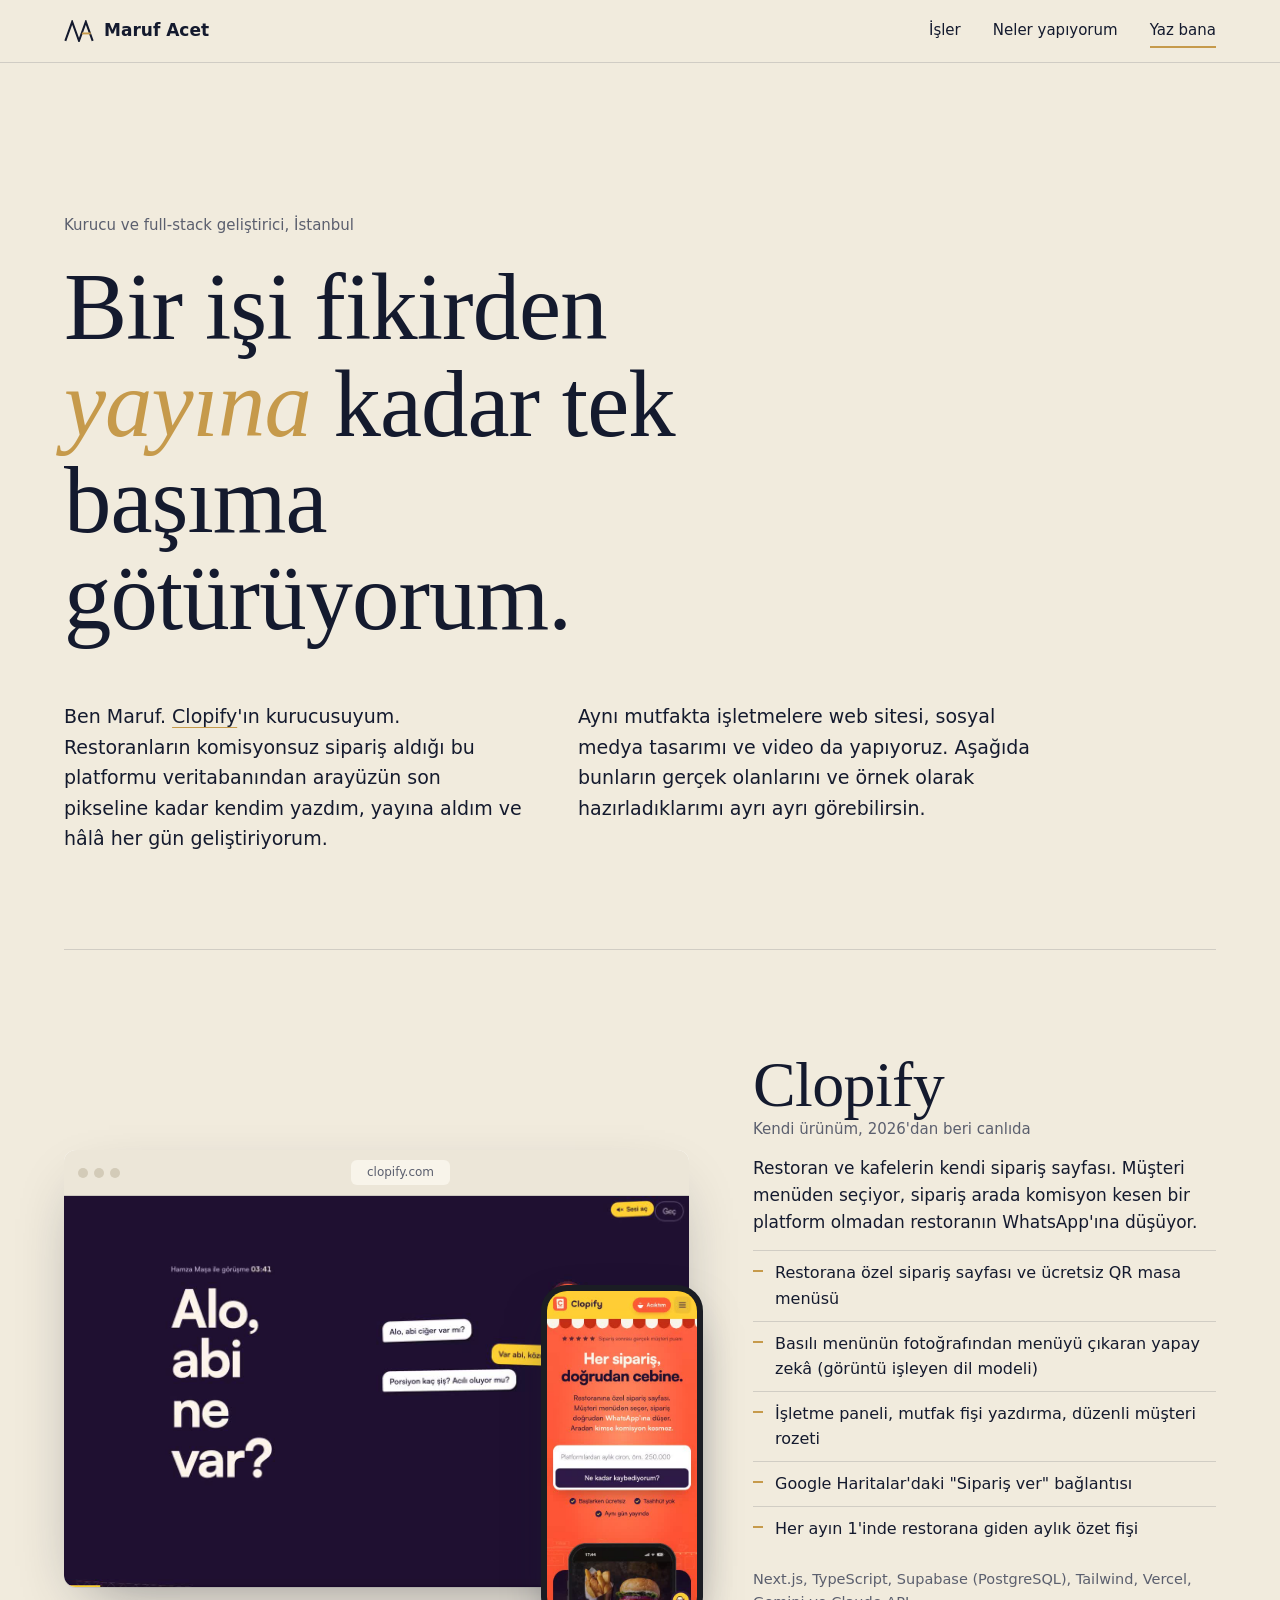
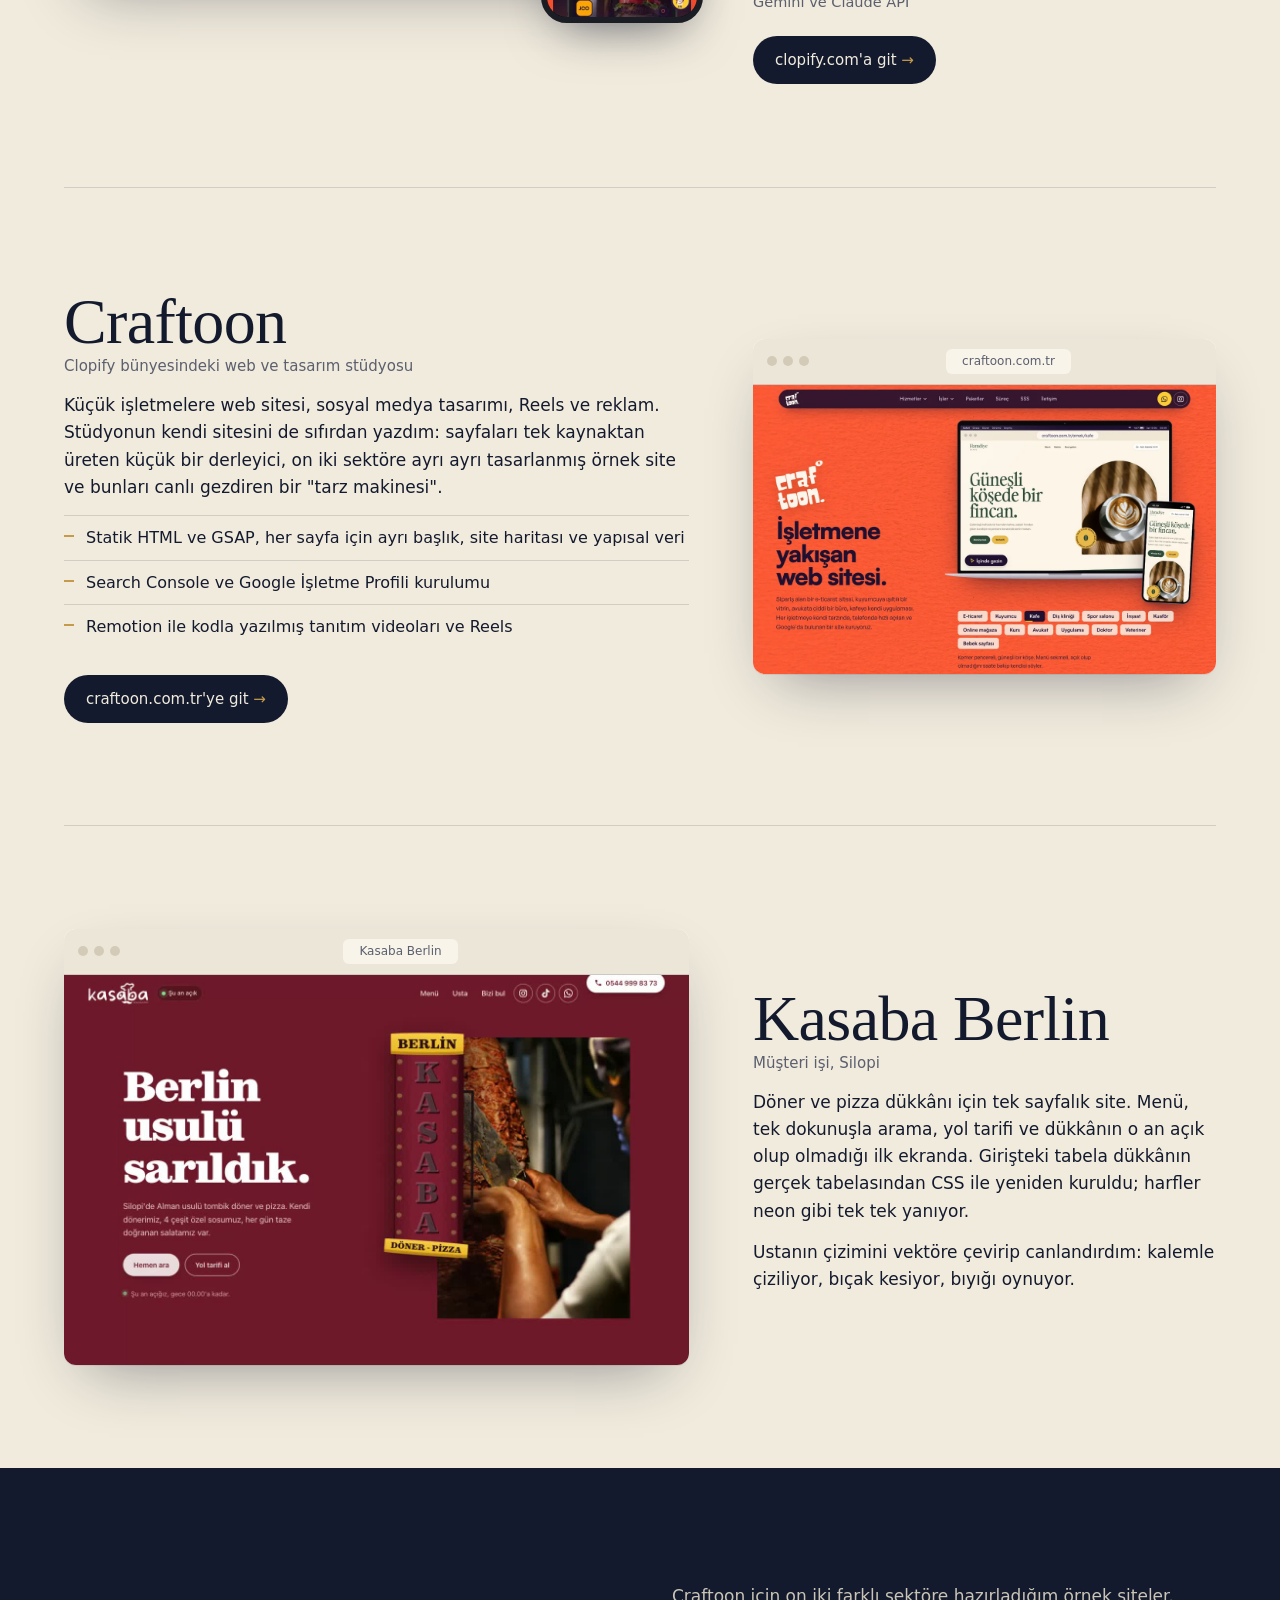
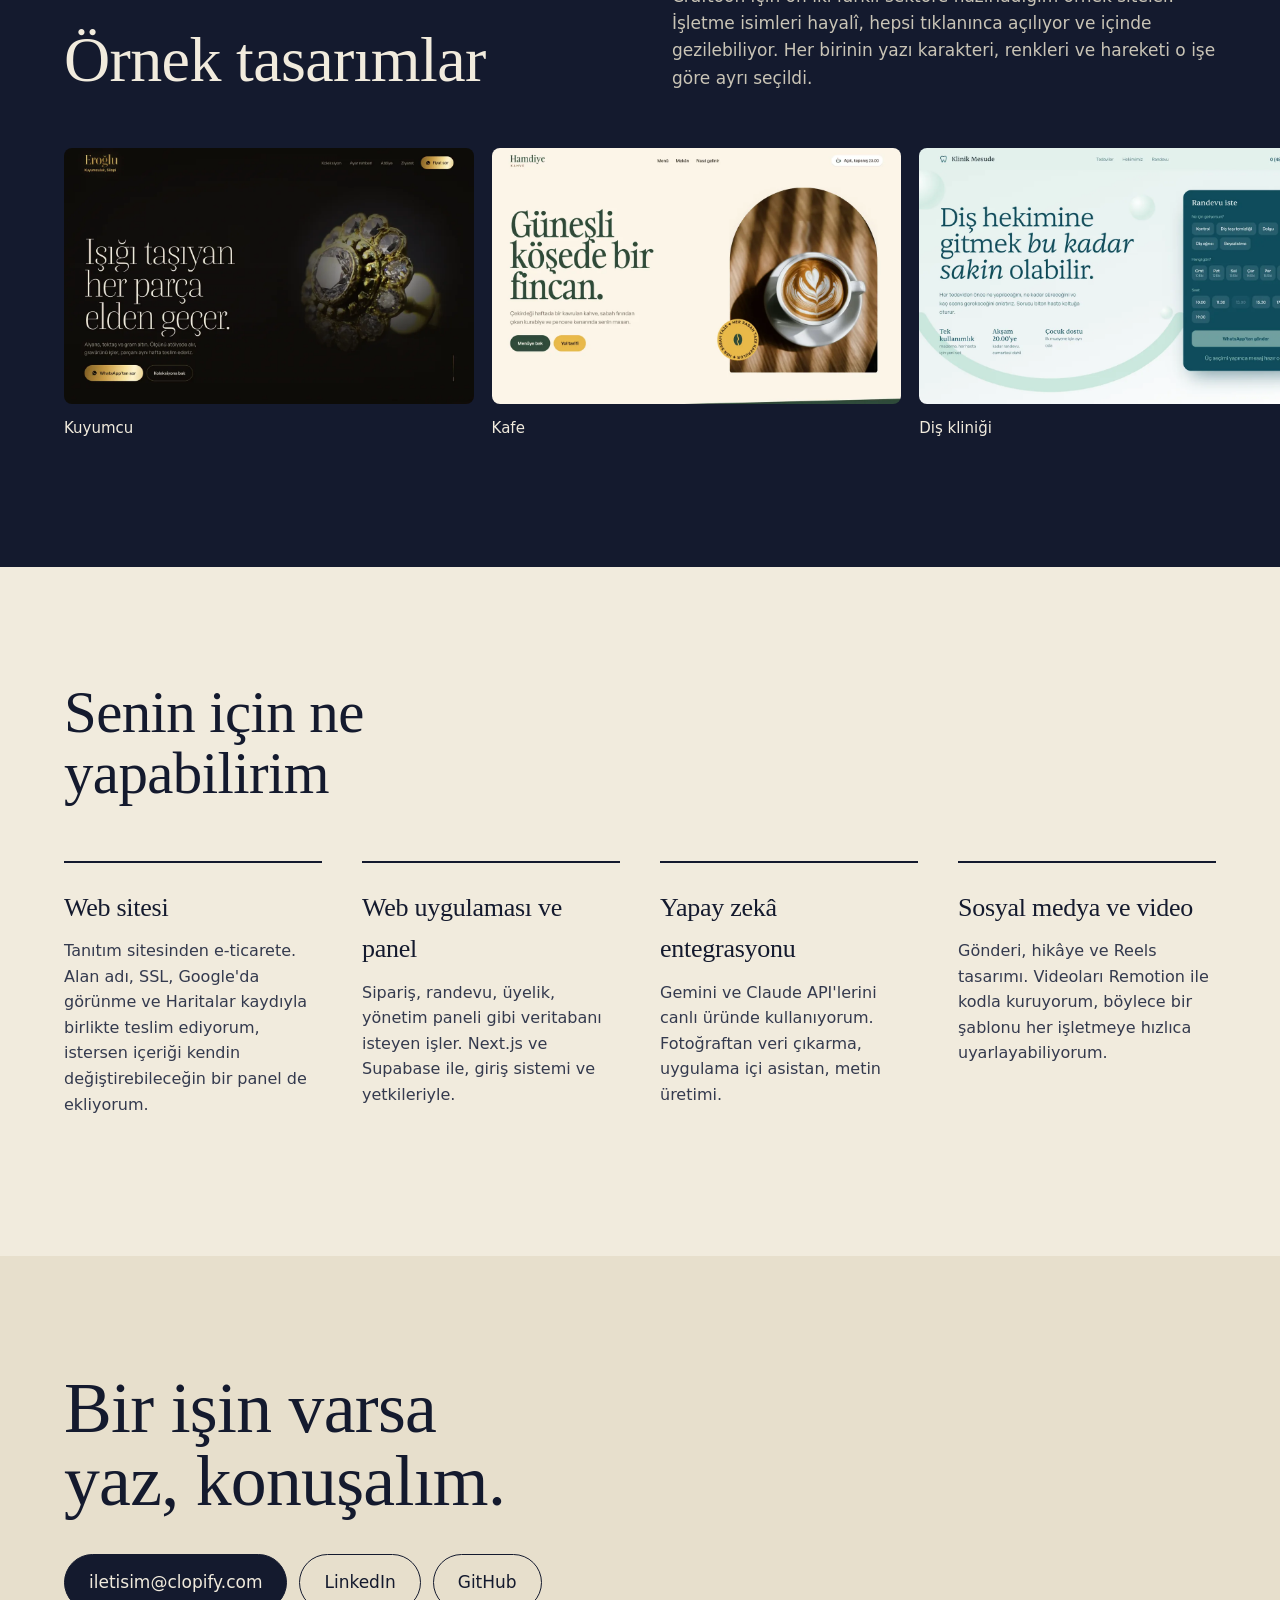
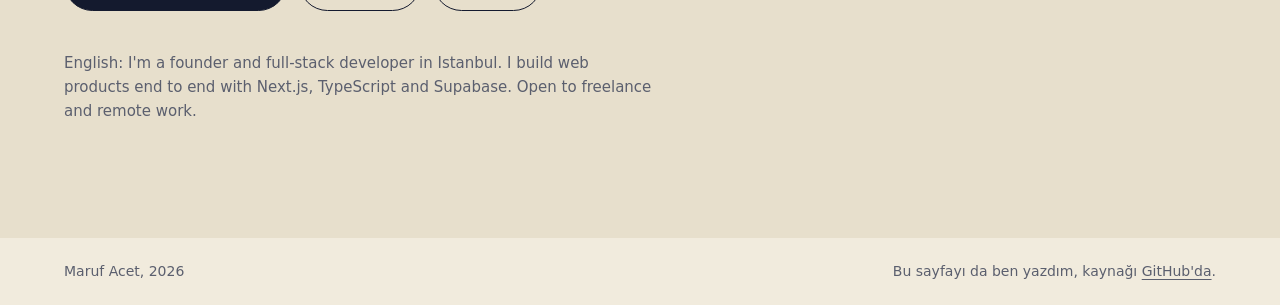
<file: index.html>
<!doctype html>
<html lang="tr">
<head>
<meta charset="utf-8">
<meta name="viewport" content="width=device-width, initial-scale=1">
<title>Maruf Acet | Kurucu ve full-stack geliştirici</title>
<meta name="description" content="Maruf Acet: Clopify'ın kurucusu. Web siteleri, sipariş sistemleri ve web uygulamalarını veritabanından arayüze kadar tek elden yapıyorum. İstanbul.">
<meta property="og:title" content="Maruf Acet | Kurucu ve full-stack geliştirici">
<meta property="og:description" content="Clopify, Craftoon ve yaptığım diğer işler.">
<meta property="og:image" content="medya/clopify-masa.jpg">
<link rel="icon" href="medya/maruf-acet-avatar.svg" type="image/svg+xml">
<link rel="preconnect" href="https://api.fontshare.com">
<link href="https://api.fontshare.com/v2/css?f[]=zodiak@400,500,700&f[]=general-sans@400,500,600&display=swap" rel="stylesheet">
<link rel="stylesheet" href="stil.css?v=1">
<script type="application/ld+json">
{"@context":"https://schema.org","@type":"Person","name":"Maruf Acet","jobTitle":"Kurucu, full-stack geliştirici","worksFor":{"@type":"Organization","name":"Clopify","url":"https://clopify.com"},"address":{"@type":"PostalAddress","addressLocality":"İstanbul","addressCountry":"TR"},"sameAs":["https://www.linkedin.com/in/acetmaruf","https://github.com/acetmaruf","https://clopify.com","https://craftoon.com.tr"]}
</script>
</head>
<body>

<header class="ust">
  <a href="#" class="imza" aria-label="Maruf Acet, başa dön">
    <svg viewBox="250 290 500 370" aria-hidden="true"><path d="M 270 640 L 385 320 L 500 640 L 615 320 L 730 640" fill="none" stroke="currentColor" stroke-width="34" stroke-linejoin="miter" stroke-miterlimit="12"/><rect x="548" y="500" width="150" height="32" fill="var(--altin)"/></svg>
    <span>Maruf Acet</span>
  </a>
  <nav>
    <a href="#isler">İşler</a>
    <a href="#neler">Neler yapıyorum</a>
    <a href="#iletisim" class="nav-yaz">Yaz bana</a>
  </nav>
</header>

<main>

<section class="giris">
  <p class="giris-ust">Kurucu ve full-stack geliştirici, İstanbul</p>
  <h1>Bir işi fikirden <em>yayına</em> kadar tek başıma götürüyorum.</h1>
  <div class="giris-alt">
    <p>Ben Maruf. <a href="https://clopify.com">Clopify</a>'ın kurucusuyum. Restoranların komisyonsuz sipariş aldığı bu platformu veritabanından arayüzün son pikseline kadar kendim yazdım, yayına aldım ve hâlâ her gün geliştiriyorum.</p>
    <p>Aynı mutfakta işletmelere web sitesi, sosyal medya tasarımı ve video da yapıyoruz. Aşağıda bunların gerçek olanlarını ve örnek olarak hazırladıklarımı ayrı ayrı görebilirsin.</p>
  </div>
</section>

<section id="isler" class="isler">

  <article class="is is-clopify">
    <div class="is-medya">
      <figure class="tarayici">
        <div class="tarayici-ust"><i></i><i></i><i></i><span>clopify.com</span></div>
        <video src="medya/clopify-masa.mp4" poster="medya/clopify-masa.jpg" autoplay muted loop playsinline preload="metadata"></video>
      </figure>
      <figure class="telefon">
        <video src="medya/clopify-tel.mp4" poster="medya/clopify-tel.jpg" autoplay muted loop playsinline preload="none"></video>
      </figure>
    </div>
    <div class="is-yazi">
      <h2>Clopify</h2>
      <p class="is-tur">Kendi ürünüm, 2026'dan beri canlıda</p>
      <p>Restoran ve kafelerin kendi sipariş sayfası. Müşteri menüden seçiyor, sipariş arada komisyon kesen bir platform olmadan restoranın WhatsApp'ına düşüyor.</p>
      <ul>
        <li>Restorana özel sipariş sayfası ve ücretsiz QR masa menüsü</li>
        <li>Basılı menünün fotoğrafından menüyü çıkaran yapay zekâ (görüntü işleyen dil modeli)</li>
        <li>İşletme paneli, mutfak fişi yazdırma, düzenli müşteri rozeti</li>
        <li>Google Haritalar'daki "Sipariş ver" bağlantısı</li>
        <li>Her ayın 1'inde restorana giden aylık özet fişi</li>
      </ul>
      <p class="yigin">Next.js, TypeScript, Supabase (PostgreSQL), Tailwind, Vercel, Gemini ve Claude API</p>
      <a class="git" href="https://clopify.com">clopify.com'a git</a>
    </div>
  </article>

  <article class="is is-craftoon">
    <div class="is-medya">
      <figure class="tarayici">
        <div class="tarayici-ust"><i></i><i></i><i></i><span>craftoon.com.tr</span></div>
        <img src="medya/craftoon-ana.webp" alt="Craftoon web sitesinin ana sayfası" loading="lazy">
      </figure>
    </div>
    <div class="is-yazi">
      <h2>Craftoon</h2>
      <p class="is-tur">Clopify bünyesindeki web ve tasarım stüdyosu</p>
      <p>Küçük işletmelere web sitesi, sosyal medya tasarımı, Reels ve reklam. Stüdyonun kendi sitesini de sıfırdan yazdım: sayfaları tek kaynaktan üreten küçük bir derleyici, on iki sektöre ayrı ayrı tasarlanmış örnek site ve bunları canlı gezdiren bir "tarz makinesi".</p>
      <ul>
        <li>Statik HTML ve GSAP, her sayfa için ayrı başlık, site haritası ve yapısal veri</li>
        <li>Search Console ve Google İşletme Profili kurulumu</li>
        <li>Remotion ile kodla yazılmış tanıtım videoları ve Reels</li>
      </ul>
      <a class="git" href="https://craftoon.com.tr">craftoon.com.tr'ye git</a>
    </div>
  </article>

  <article class="is is-kasaba">
    <div class="is-medya">
      <figure class="tarayici">
        <div class="tarayici-ust"><i></i><i></i><i></i><span>Kasaba Berlin</span></div>
        <video src="medya/kasaba-masa.mp4" poster="medya/kasaba-masa.jpg" autoplay muted loop playsinline preload="none"></video>
      </figure>
    </div>
    <div class="is-yazi">
      <h2>Kasaba Berlin</h2>
      <p class="is-tur">Müşteri işi, Silopi</p>
      <p>Döner ve pizza dükkânı için tek sayfalık site. Menü, tek dokunuşla arama, yol tarifi ve dükkânın o an açık olup olmadığı ilk ekranda. Girişteki tabela dükkânın gerçek tabelasından CSS ile yeniden kuruldu; harfler neon gibi tek tek yanıyor.</p>
      <p>Ustanın çizimini vektöre çevirip canlandırdım: kalemle çiziliyor, bıçak kesiyor, bıyığı oynuyor.</p>
    </div>
  </article>

</section>

<section class="ornekler">
  <div class="ornekler-bas">
    <h2>Örnek tasarımlar</h2>
    <p>Craftoon için on iki farklı sektöre hazırladığım örnek siteler. İşletme isimleri hayalî, hepsi tıklanınca açılıyor ve içinde gezilebiliyor. Her birinin yazı karakteri, renkleri ve hareketi o işe göre ayrı seçildi.</p>
  </div>
  <div class="serit" tabindex="0" aria-label="Örnek siteler, yana kaydırılabilir">
    <a href="https://craftoon.com.tr/ornek/kuyumcu/"><img src="medya/kuyumcu-masa.webp" alt="" decoding="async"><span>Kuyumcu</span></a>
    <a href="https://craftoon.com.tr/ornek/kafe/"><img src="medya/kafe-masa.webp" alt="" decoding="async"><span>Kafe</span></a>
    <a href="https://craftoon.com.tr/ornek/klinik/"><img src="medya/klinik-masa.webp" alt="" decoding="async"><span>Diş kliniği</span></a>
    <a href="https://craftoon.com.tr/ornek/emlak/"><img src="medya/emlak-masa.webp" alt="" decoding="async"><span>İnşaat ve emlak</span></a>
    <a href="https://craftoon.com.tr/ornek/spor/"><img src="medya/spor-masa.webp" alt="" decoding="async"><span>Spor salonu</span></a>
    <a href="https://craftoon.com.tr/ornek/kuafor/"><img src="medya/kuafor-masa.webp" alt="" decoding="async"><span>Kuaför</span></a>
    <a href="https://craftoon.com.tr/ornek/magaza/"><img src="medya/magaza-masa.webp" alt="" decoding="async"><span>Seramik mağazası</span></a>
    <a href="https://craftoon.com.tr/ornek/kurs/"><img src="medya/kurs-masa.webp" alt="" decoding="async"><span>Kurs</span></a>
    <a href="https://craftoon.com.tr/ornek/avukat/"><img src="medya/avukat-masa.webp" alt="" decoding="async"><span>Avukat</span></a>
    <a href="https://craftoon.com.tr/ornek/doktor/"><img src="medya/doktor-masa.webp" alt="" decoding="async"><span>Doktor</span></a>
    <a href="https://craftoon.com.tr/ornek/veteriner/"><img src="medya/veteriner-masa.webp" alt="" decoding="async"><span>Veteriner</span></a>
    <a href="https://craftoon.com.tr/ornek/uygulama/"><img src="medya/uygulama-masa.webp" alt="" decoding="async"><span>Kafe uygulaması</span></a>
  </div>
</section>

<section id="neler" class="neler">
  <h2>Senin için ne yapabilirim</h2>
  <div class="neler-liste">
    <div>
      <h3>Web sitesi</h3>
      <p>Tanıtım sitesinden e-ticarete. Alan adı, SSL, Google'da görünme ve Haritalar kaydıyla birlikte teslim ediyorum, istersen içeriği kendin değiştirebileceğin bir panel de ekliyorum.</p>
    </div>
    <div>
      <h3>Web uygulaması ve panel</h3>
      <p>Sipariş, randevu, üyelik, yönetim paneli gibi veritabanı isteyen işler. Next.js ve Supabase ile, giriş sistemi ve yetkileriyle.</p>
    </div>
    <div>
      <h3>Yapay zekâ entegrasyonu</h3>
      <p>Gemini ve Claude API'lerini canlı üründe kullanıyorum. Fotoğraftan veri çıkarma, uygulama içi asistan, metin üretimi.</p>
    </div>
    <div>
      <h3>Sosyal medya ve video</h3>
      <p>Gönderi, hikâye ve Reels tasarımı. Videoları Remotion ile kodla kuruyorum, böylece bir şablonu her işletmeye hızlıca uyarlayabiliyorum.</p>
    </div>
  </div>
</section>

<section id="iletisim" class="iletisim">
  <h2>Bir işin varsa yaz, konuşalım.</h2>
  <div class="iletisim-yollar">
    <a href="mailto:iletisim@clopify.com">iletisim@clopify.com</a>
    <a href="https://www.linkedin.com/in/acetmaruf">LinkedIn</a>
    <a href="https://github.com/acetmaruf">GitHub</a>
  </div>
  <p class="en">English: I'm a founder and full-stack developer in Istanbul. I build web products end to end with Next.js, TypeScript and Supabase. Open to freelance and remote work.</p>
</section>

</main>

<footer class="alt">
  <span>Maruf Acet, 2026</span>
  <span>Bu sayfayı da ben yazdım, kaynağı <a href="https://github.com/acetmaruf/Portfoy-Maruf-Acet">GitHub'da</a>.</span>
</footer>

<script>
  // Görünmeyen videoyu durdur, görüneni oynat (telefonda pil ve veri dostu)
  const vids = document.querySelectorAll('video');
  const io = new IntersectionObserver((es) => es.forEach((e) => {
    if (e.isIntersecting) { e.target.preload = 'auto'; e.target.play().catch(() => {}); }
    else e.target.pause();
  }), { threshold: 0.2 });
  vids.forEach((v) => io.observe(v));
  if (matchMedia('(prefers-reduced-motion: reduce)').matches) vids.forEach((v) => { v.removeAttribute('autoplay'); v.pause(); });
</script>
</body>
</html>
</file>
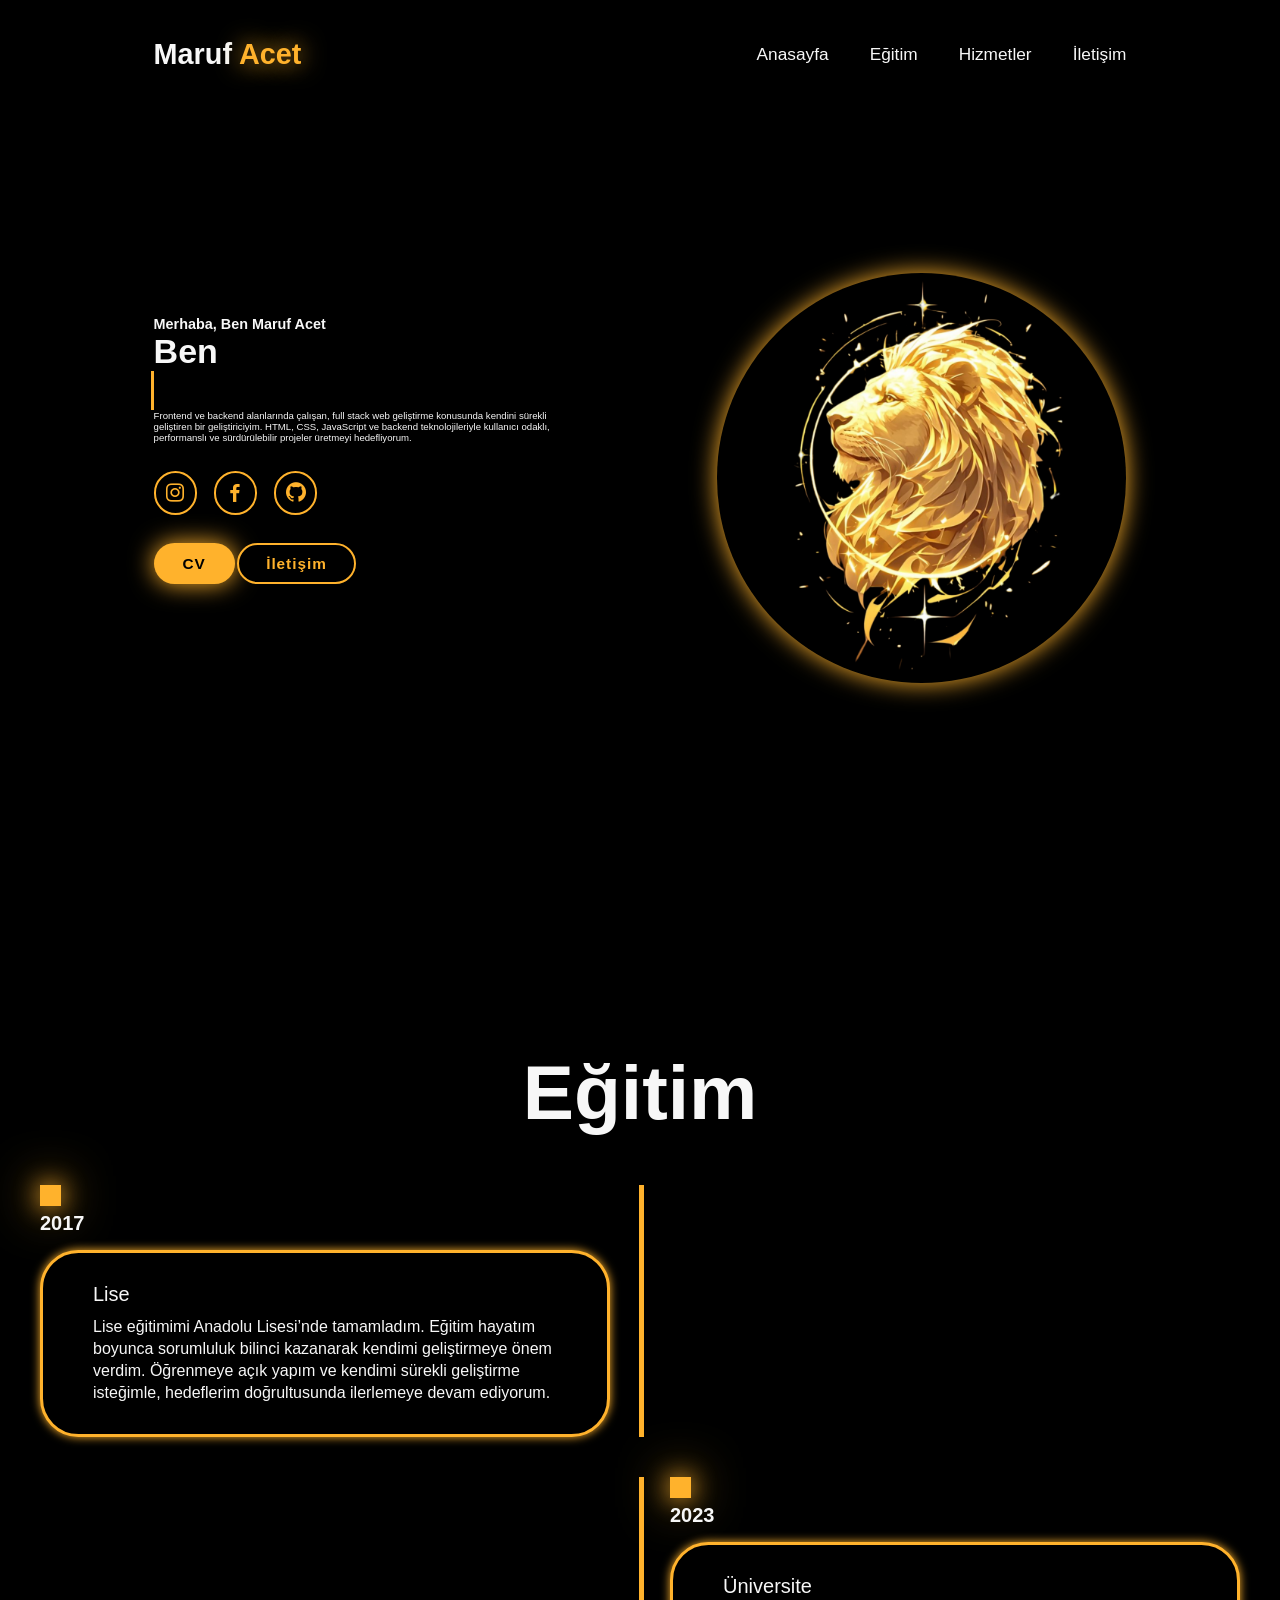
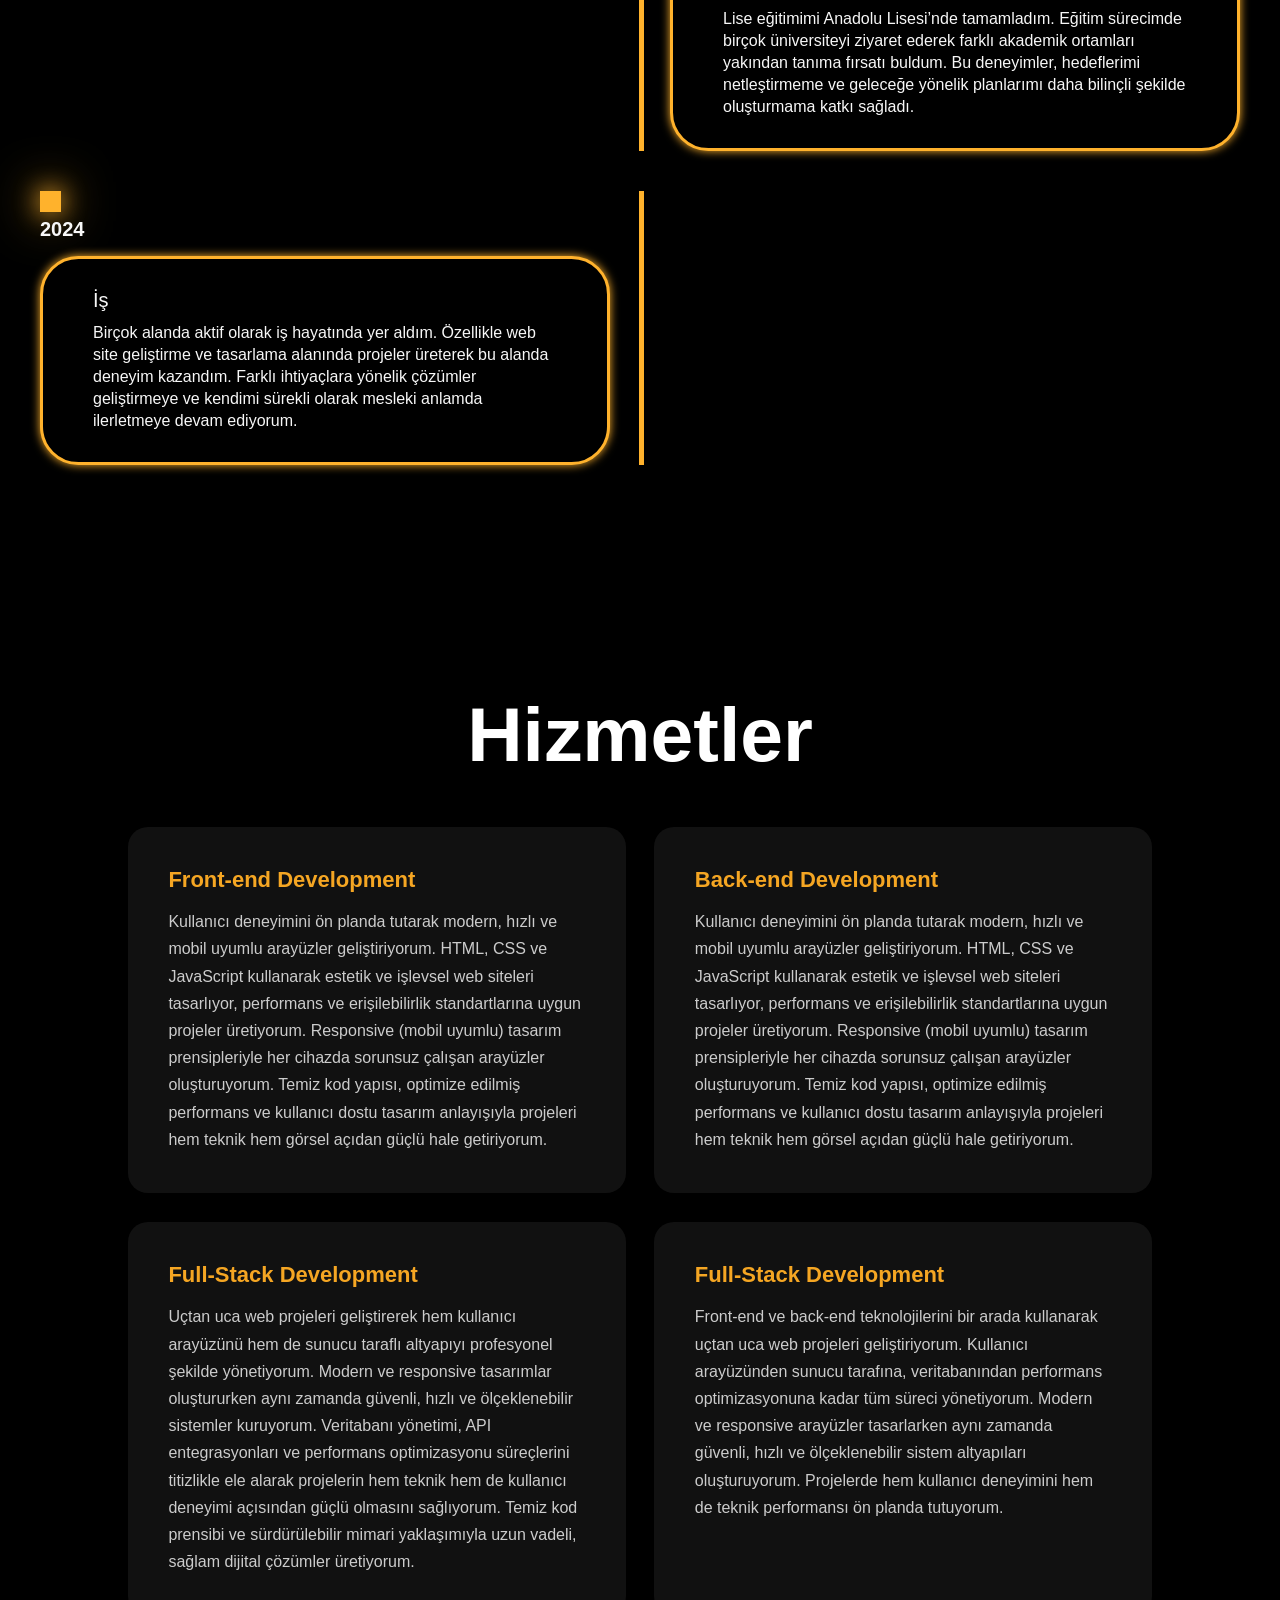
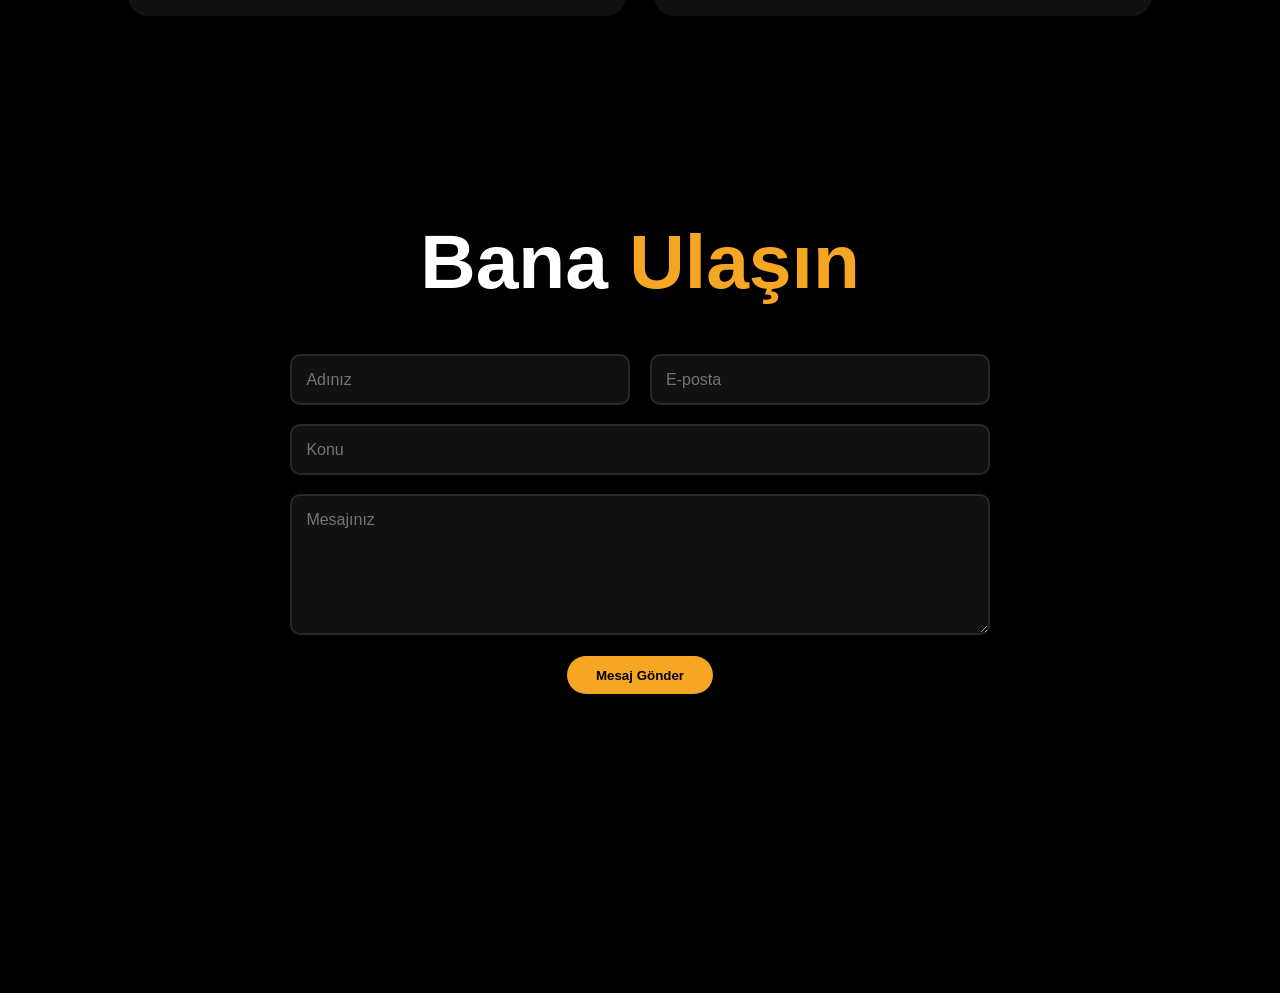
<file: Maruf Acet/index.html>
<!DOCTYPE html>
<html lang="en">

<head>
    <meta charset="UTF-8">
    <meta name="viewport" content="width=device-width, initial-scale=1.0">
    <title> Kişisel Portföy Web Sitesi</title>
    <link rel="shortcut icon" href="Adsız tasarım (3).png" type="image/x-icon">
    
    <link href="https://unpkg.com/boxicons@2.1.4/css/boxicons.min.css" rel="stylesheet">
<link rel="stylesheet" href="style.css">

</head> 

<body>
    <!--HEADER START-->
    <header class="header">
    <a href="#home" class="logo">
        Maruf  <span>Acet</span>
    </a>
    <i class="bx bx-menu" id="menu-icon" style="font-size:32px;"></i>
    <nav class="navbar">
        <a href="#home" class="active">Anasayfa</a>
        <a href="#education">Eğitim</a>
        <a href="#services">Hizmetler</a>
        <a href="#contact">İletişim</a>
    
    </nav>
    
    </header>
    <!--HEADER END-->
    <script src="script.js"></script>
     <!--HOME START-->
    <section class="home" id="home">
        <div class="home-text">
            <h1> Merhaba, Ben Maruf Acet</h1>
            <h3 class="text-animation"> Ben <span> </span></h3>


            <p> Frontend ve backend alanlarında çalışan, full stack web geliştirme 
                konusunda kendini sürekli geliştiren bir geliştiriciyim. HTML, CSS, JavaScript ve backend 
                teknolojileriyle kullanıcı odaklı, performanslı 
                ve sürdürülebilir projeler üretmeyi hedefliyorum.</p>

                <div class="social-icons">
                <a href="#" target="_blank"><i class='bx bxl-instagram'></i> </a>
                <a href="#" target="_blank"><i class='bx bxl-facebook'></i> </a>
                <a href="#" target="_blank"><i class='bx bxl-github'></i> </a>
                </div>

                <div class="btn-group">
                    <a href="#" class="btn">CV</a>
                    <a href="#" class="btn">İletişim</a>
                </div>
        </div>
        <div class="home-img">
            <img src="Adsız tasarım (3).png" alt=""> 

        </div>
    </section>
    <!--HOME END-->
     <!--EDUCATION START-->
     <section class="education" id="education">
        <h2 class="heading">Eğitim</h2>
        <div class="timeline-items">

            <div class="timeline-item">
            <div class="timeline-dot"></div>
            <div class="timeline-date">2017</div>
            <div class="timeline-content">
                <h3>Lise</h3>
                <p>Lise eğitimimi Anadolu Lisesi’nde tamamladım.
                     Eğitim hayatım boyunca sorumluluk bilinci kazanarak kendimi geliştirmeye önem verdim.
                     Öğrenmeye açık yapım ve kendimi sürekli geliştirme isteğimle,
                     hedeflerim doğrultusunda ilerlemeye devam ediyorum.</p>
            </div>
        </div>
          <div class="timeline-item">
            <div class="timeline-dot" ></div>
            <div class="timeline-date">2023</div>
            <div class="timeline-content">
                <h3>Üniversite</h3>
                <p>Lise eğitimimi Anadolu Lisesi’nde tamamladım. Eğitim sürecimde
                     birçok üniversiteyi ziyaret ederek farklı akademik ortamları 
                     yakından tanıma fırsatı buldum. Bu deneyimler, hedeflerimi
                      netleştirmeme ve geleceğe yönelik planlarımı daha bilinçli
                     şekilde oluşturmama katkı sağladı.</p>
            </div>
        </div>
         <div class="timeline-item">
            <div class="timeline-dot"></div>
            <div class="timeline-date">2024</div>
            <div class="timeline-content">
                <h3>İş</h3>
                <p>Birçok alanda aktif olarak iş hayatında yer aldım. 
                    Özellikle web site geliştirme ve tasarlama alanında projeler 
                    üreterek bu alanda deneyim kazandım. Farklı ihtiyaçlara yönelik 
                    çözümler geliştirmeye ve kendimi sürekli 
                    olarak mesleki anlamda ilerletmeye devam ediyorum.</p>
            </div>
        </div>
        
        
    </div>
    

     </section>
      <!--EDUCATION END-->
      <!-- SERVİCES START-->
       <section class="services" id="services">
        <h2 class="heading"> Hizmetler</h2>

        <div class="services-container">
            <div class="service-box">
             <div class="service-info">
                   <h4> Front-end Development</h4>
                   <p>Kullanıcı deneyimini ön planda tutarak modern, hızlı ve mobil uyumlu arayüzler geliştiriyorum.
HTML, CSS ve JavaScript kullanarak estetik ve işlevsel web siteleri tasarlıyor, performans ve erişilebilirlik standartlarına uygun projeler üretiyorum.

Responsive (mobil uyumlu) tasarım prensipleriyle her cihazda sorunsuz çalışan arayüzler oluşturuyorum. Temiz kod yapısı, optimize edilmiş performans ve kullanıcı dostu tasarım anlayışıyla projeleri hem teknik hem görsel açıdan güçlü hale getiriyorum.</p>
             </div>
            </div>


               <div class="service-box">
             <div class="service-info">
                   <h4> Back-end Development</h4>
                   <p>Kullanıcı deneyimini ön planda tutarak modern, hızlı ve mobil uyumlu arayüzler geliştiriyorum.
HTML, CSS ve JavaScript kullanarak estetik ve işlevsel web siteleri tasarlıyor, performans ve erişilebilirlik standartlarına uygun projeler üretiyorum.

Responsive (mobil uyumlu) tasarım prensipleriyle her cihazda sorunsuz çalışan arayüzler oluşturuyorum. Temiz kod yapısı, optimize edilmiş performans ve kullanıcı dostu tasarım anlayışıyla projeleri hem teknik hem görsel açıdan güçlü hale getiriyorum.</p>
             </div>
            </div>
             


               <div class="service-box">
             <div class="service-info">
                   <h4> Full-Stack Development</h4>
                  <p>
Uçtan uca web projeleri geliştirerek hem kullanıcı arayüzünü hem de sunucu taraflı altyapıyı profesyonel şekilde yönetiyorum. 
Modern ve responsive tasarımlar oluştururken aynı zamanda güvenli, hızlı ve ölçeklenebilir sistemler kuruyorum. 

Veritabanı yönetimi, API entegrasyonları ve performans optimizasyonu süreçlerini titizlikle ele alarak projelerin hem teknik hem de kullanıcı deneyimi açısından güçlü olmasını sağlıyorum. 
Temiz kod prensibi ve sürdürülebilir mimari yaklaşımıyla uzun vadeli, sağlam dijital çözümler üretiyorum.
</p>
             </div>
            </div>


                <div class="service-box">
             <div class="service-info">
                   <h4> Full-Stack Development</h4>
                   <p>Front-end ve back-end teknolojilerini bir arada kullanarak uçtan uca web projeleri geliştiriyorum. Kullanıcı arayüzünden sunucu tarafına, veritabanından performans optimizasyonuna kadar tüm süreci yönetiyorum.

Modern ve responsive arayüzler tasarlarken aynı zamanda güvenli, hızlı ve ölçeklenebilir sistem altyapıları oluşturuyorum. Projelerde hem kullanıcı deneyimini hem de teknik performansı ön planda tutuyorum.</p>
             </div>
            </div>
        </div>
       </section>

     <!-- SERVİCES END-->
       <!-- CONTACT START-->
        <section class="contact" id="contact">
    <h2 class="heading">Bana <span>Ulaşın</span></h2>

    <form action="#">
        <div class="input-group">
            <input type="text" placeholder="Adınız">
            <input type="email" placeholder="E-posta">
        </div>

        <div class="input-group">
            <input type="text" placeholder="Konu">
        </div>

        <textarea placeholder="Mesajınız" rows="6"></textarea>

        <button type="submit" class="contact-btn">Mesaj Gönder</button>
    </form>
</section>
        <!-- CONTACT END-->
      


 
</body>

</html>
</file>
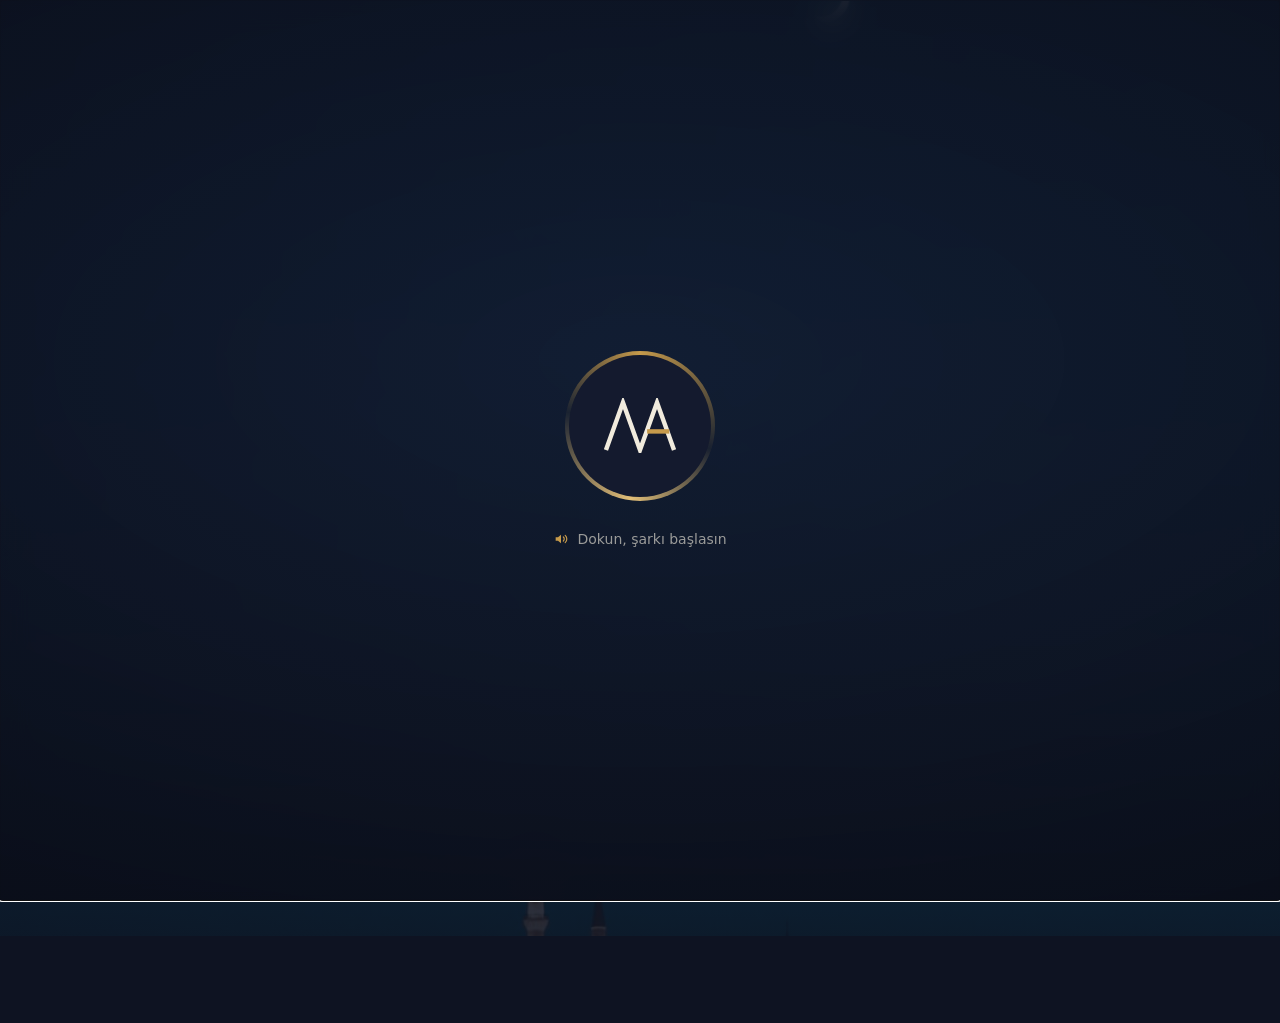
<file: link.html>
<!doctype html>
<html lang="tr">
<head>
<meta charset="utf-8">
<meta name="viewport" content="width=device-width, initial-scale=1, viewport-fit=cover">
<title>Maruf Acet | Bağlantılar</title>
<meta name="description" content="Maruf Acet'in tüm bağlantıları: portföy, Clopify, Craftoon, LinkedIn, GitHub ve WhatsApp.">
<meta property="og:title" content="Maruf Acet">
<meta property="og:description" content="Portföy, Clopify, Craftoon ve iletişim, hepsi tek sayfada.">
<meta property="og:image" content="https://maruf-acet.vercel.app/medya/link-arka.jpg">
<meta name="theme-color" content="#0E1322">
<link rel="icon" href="medya/maruf-acet-avatar.svg" type="image/svg+xml">
<link rel="preload" as="image" href="medya/link-arka.jpg">
<link rel="preconnect" href="https://api.fontshare.com">
<link rel="preconnect" href="https://fonts.gstatic.com" crossorigin>
<link href="https://fonts.googleapis.com/css2?family=Syne:wght@600;700&display=swap" rel="stylesheet">
<link href="https://api.fontshare.com/v2/css?f[]=general-sans@400,500,600&display=swap" rel="stylesheet">
<style>
  :root {
    --lacivert: #141A2E;
    --gece: #0E1322;
    --krem: #F1EBDD;
    --altin: #C69A4B;
    --altin-acik: #E2BE78;
    --cam: rgba(16, 22, 40, .52);
    --cam-cizgi: rgba(241, 235, 221, .14);
    --soluk: rgba(241, 235, 221, .66);
    --serif: 'Syne', 'General Sans', system-ui, sans-serif;
    --sans: 'General Sans', system-ui, -apple-system, sans-serif;
  }
  * { box-sizing: border-box; }
  html { -webkit-text-size-adjust: 100%; }
  body {
    margin: 0;
    min-height: 100vh;
    background: var(--gece);
    color: var(--krem);
    font: 400 16px/1.5 var(--sans);
    -webkit-font-smoothing: antialiased;
    overflow-x: hidden;
  }
  body.kilitli { overflow: hidden; }
  a { color: inherit; text-decoration: none; }
  img { display: block; max-width: 100%; }
  button { font: inherit; color: inherit; }
  [hidden] { display: none !important; }
  ::selection { background: var(--altin); color: var(--lacivert); }

  /* Arka plan: Süleymaniye fotoğrafı, yavaş yakınlaşma, gren */
  .arka { position: fixed; inset: -4%; z-index: -3; overflow: hidden; }
  .arka img {
    width: 100%; height: 100%; object-fit: cover; object-position: 50% 30%;
    transform: scale(1.04);
    animation: yaklas 38s ease-in-out infinite alternate;
  }
  @keyframes yaklas { to { transform: scale(1.14) translateY(-1.5%); } }
  .arka::after {
    content: ""; position: absolute; inset: 0;
    background:
      linear-gradient(180deg, rgba(14, 19, 34, .15) 0%, rgba(14, 19, 34, .42) 40%, rgba(14, 19, 34, .62) 70%, rgba(14, 19, 34, .9) 100%);
  }
  .gren {
    position: fixed; inset: 0; z-index: -2; pointer-events: none; opacity: .13; mix-blend-mode: overlay;
    background-image: url("data:image/svg+xml,%3Csvg xmlns='http://www.w3.org/2000/svg' width='160' height='160'%3E%3Cfilter id='n'%3E%3CfeTurbulence type='fractalNoise' baseFrequency='.9' numOctaves='2' stitchTiles='stitch'/%3E%3C/filter%3E%3Crect width='100%25' height='100%25' filter='url(%23n)'/%3E%3C/svg%3E");
  }

  /* Giriş perdesi: logo çizilir, dokununca profildeki yerine uçar */
  .perde {
    position: fixed; inset: 0; z-index: 50;
    display: grid; place-items: center; text-align: center;
    cursor: pointer;
  }
  .perde::before {
    content: ""; position: absolute; inset: 0;
    background: radial-gradient(120% 80% at 50% 40%, rgba(20, 26, 46, .82), rgba(9, 12, 22, .97));
    backdrop-filter: blur(14px); -webkit-backdrop-filter: blur(14px);
    transition: opacity .8s ease;
  }
  .perde.acildi::before { opacity: 0; }
  .perde.bitti { display: none; }
  .perde-ic { position: relative; display: grid; justify-items: center; }
  .giris-logo {
    position: relative; width: 150px; height: 150px; padding: 4px; margin-bottom: 28px;
    border-radius: 50%;
    transition: transform .85s cubic-bezier(.65, 0, .25, 1);
  }
  .giris-logo::before {
    content: ""; position: absolute; inset: 0; border-radius: 50%;
    background: conic-gradient(from 0deg, var(--altin), rgba(198, 154, 75, .05) 30%, var(--altin-acik) 52%, rgba(198, 154, 75, .05) 78%, var(--altin));
    opacity: 0; animation: belir .9s 1.6s ease forwards, don 6s linear infinite;
  }
  .giris-logo .avatar svg { width: 74px; height: 55px; }
  .giris-logo path { stroke-dasharray: 1400; stroke-dashoffset: 1400; animation: ciz 1.5s .25s cubic-bezier(.6, 0, .2, 1) forwards; }
  .giris-logo rect { transform: scaleX(0); transform-box: fill-box; transform-origin: left; animation: cek .45s 1.45s ease-out forwards; }
  @keyframes ciz { to { stroke-dashoffset: 0; } }
  @keyframes cek { to { transform: scaleX(1); } }
  @keyframes belir { to { opacity: 1; } }
  .ipucu {
    display: inline-flex; align-items: center; gap: 8px;
    font-size: 14px; color: rgba(241, 235, 221, .62);
    opacity: 0; animation: belir .8s 2s ease forwards;
  }
  .ipucu svg { width: 16px; height: 16px; color: var(--altin); }
  .acildi .ipucu { opacity: 0 !important; animation: none; transition: opacity .25s; }

  canvas#patlama { position: fixed; inset: 0; width: 100%; height: 100%; z-index: 60; pointer-events: none; }

  /* Sayfa */
  .sayfa {
    max-width: 460px; margin: 0 auto;
    padding: 58px 16px calc(36px + env(safe-area-inset-bottom));
  }
  .sahne > * { opacity: 0; transform: translateY(18px); }
  .sahne > .profil { opacity: 1; transform: none; }
  .sahne.girdi > .profil { animation: none; }
  .profil .cerceve { visibility: hidden; }
  .sahne.indi .profil .cerceve { visibility: visible; }
  .profil h1, .profil .rol { opacity: 0; transform: translateY(10px); }
  .sahne.indi .profil h1, .sahne.indi .profil .rol { animation: yuksel .7s cubic-bezier(.2, .7, .2, 1) forwards; }
  .sahne.indi .profil .rol { animation-delay: .1s; }
  .sahne.girdi > * { animation: yuksel .8s cubic-bezier(.2, .7, .2, 1) forwards; }
  .sahne.girdi > *:nth-child(1) { animation-delay: .15s; }
  .sahne.girdi > *:nth-child(2) { animation-delay: .25s; }
  .sahne.girdi > *:nth-child(3) { animation-delay: .35s; }
  .sahne.girdi > *:nth-child(4) { animation-delay: .45s; }
  .sahne.girdi > *:nth-child(5) { animation-delay: .55s; }
  .sahne.girdi > *:nth-child(6) { animation-delay: .65s; }
  .sahne.girdi > *:nth-child(7) { animation-delay: .75s; }
  .sahne.girdi > *:nth-child(n+8) { animation-delay: .85s; }
  @keyframes yuksel { to { opacity: 1; transform: none; } }

  /* Profil: dönen altın çerçeve */
  .profil { text-align: center; margin-bottom: 26px; }
  .cerceve {
    position: relative; width: 112px; height: 112px; margin: 0 auto 18px;
    border-radius: 50%; padding: 3px;
  }
  .cerceve::before {
    content: ""; position: absolute; inset: 0; border-radius: 50%;
    background: conic-gradient(from 0deg, var(--altin), rgba(198, 154, 75, .05) 30%, var(--altin-acik) 52%, rgba(198, 154, 75, .05) 78%, var(--altin));
    animation: don 6s linear infinite;
  }
  .cerceve::after {
    content: ""; position: absolute; inset: -10px; border-radius: 50%;
    background: radial-gradient(circle, rgba(198, 154, 75, .28), transparent 68%);
    filter: blur(8px); z-index: -1;
  }
  @keyframes don { to { transform: rotate(360deg); } }
  .avatar {
    position: relative; width: 100%; height: 100%; border-radius: 50%;
    background: var(--lacivert); display: grid; place-items: center;
  }
  .avatar svg { width: 54px; height: 40px; }
  .profil h1 { font: 700 40px/1.1 var(--serif); margin: 0 0 10px; letter-spacing: -.01em; }
  .rol { height: 24px; font-size: 15.5px; color: var(--soluk); margin: 0; }
  .rol span { color: var(--krem); }
  .rol i { display: inline-block; width: 1.5px; height: 1.05em; background: var(--altin); margin-left: 2px; vertical-align: -2px; animation: imlec 1s steps(1) infinite; }
  @keyframes imlec { 50% { opacity: 0; } }

  /* Cam yüzey ortak */
  .cam {
    background: var(--cam);
    border: 1px solid var(--cam-cizgi);
    backdrop-filter: blur(16px) saturate(140%); -webkit-backdrop-filter: blur(16px) saturate(140%);
  }

  /* Müzik çalar */
  .calar { display: flex; align-items: center; gap: 13px; padding: 10px 12px 10px 10px; border-radius: 16px; margin-bottom: 18px; }
  .plak {
    position: relative; width: 46px; height: 46px; flex: none; border-radius: 50%;
    background: repeating-radial-gradient(circle, #151a29 0 1.6px, #1d2336 1.6px 3.2px);
    box-shadow: inset 0 0 0 1px rgba(241, 235, 221, .1);
    animation: don 3.2s linear infinite; animation-play-state: paused;
  }
  .plak::after { content: ""; position: absolute; inset: 15px; border-radius: 50%; background: var(--altin); box-shadow: inset 0 0 0 5px var(--altin-acik), 0 0 0 0; }
  .plak::before { content: ""; position: absolute; left: 50%; top: 50%; width: 4px; height: 4px; margin: -2px; border-radius: 50%; background: var(--gece); z-index: 1; }
  .caliyor .plak { animation-play-state: running; }
  .parca { flex: 1; min-width: 0; }
  .parca b { display: block; font-weight: 500; font-size: 14.5px; white-space: nowrap; overflow: hidden; text-overflow: ellipsis; }
  .parca small { display: flex; align-items: center; gap: 7px; font-size: 12px; color: var(--soluk); }
  .esit { display: inline-flex; align-items: flex-end; gap: 2px; height: 11px; }
  .esit u { width: 2.5px; height: 3px; background: var(--altin); border-radius: 1px; }
  .caliyor .esit u { animation: zipla .9s ease-in-out infinite; }
  .caliyor .esit u:nth-child(2) { animation-delay: -.3s; animation-duration: .7s; }
  .caliyor .esit u:nth-child(3) { animation-delay: -.6s; animation-duration: 1.1s; }
  .caliyor .esit u:nth-child(4) { animation-delay: -.2s; animation-duration: .8s; }
  @keyframes zipla { 50% { height: 11px; } }
  .ilerleme { position: relative; height: 3px; margin-top: 7px; border-radius: 2px; background: rgba(241, 235, 221, .14); cursor: pointer; }
  .ilerleme::before { content: ""; position: absolute; inset: -8px 0; }
  .ilerleme span { position: absolute; left: 0; top: 0; bottom: 0; width: 0; border-radius: 2px; background: linear-gradient(90deg, var(--altin), var(--altin-acik)); }
  .tuslar { display: flex; gap: 4px; }
  .tus {
    width: 38px; height: 38px; border: 0; border-radius: 50%; padding: 0; cursor: pointer;
    background: transparent; display: grid; place-items: center; transition: background .2s;
  }
  .tus:hover { background: rgba(241, 235, 221, .1); }
  .tus.ana { background: var(--krem); color: var(--lacivert); }
  .tus.ana:hover { background: #fff; }
  .tus svg { width: 17px; height: 17px; }
  .tus:focus-visible { outline: 2px solid var(--altin); outline-offset: 2px; }

  /* Bağlantılar: cam kart, eğilme, parıltı */
  .baglanti {
    position: relative; overflow: hidden;
    display: flex; align-items: center; gap: 14px;
    padding: 9px 16px 9px 9px; margin-bottom: 11px;
    border-radius: 16px;
    transform: perspective(700px) rotateX(var(--rx, 0deg)) rotateY(var(--ry, 0deg));
    transition: transform .25s ease, border-color .25s ease, background .25s ease;
    will-change: transform;
  }
  .baglanti::after {
    content: ""; position: absolute; top: 0; bottom: 0; left: -60%; width: 40%;
    background: linear-gradient(100deg, transparent, rgba(241, 235, 221, .16), transparent);
    transform: skewX(-18deg); transition: none; pointer-events: none;
  }
  .baglanti:hover { border-color: rgba(198, 154, 75, .7); background: rgba(22, 30, 54, .62); }
  .baglanti:hover::after { left: 130%; transition: left .8s ease; }
  .baglanti:focus-visible { outline: 2px solid var(--altin); outline-offset: 2px; }
  .baglanti img, .baglanti .ikon {
    width: 56px; height: 56px; flex: none; border-radius: 11px;
    object-fit: cover; object-position: top;
  }
  .baglanti .ikon { display: grid; place-items: center; background: rgba(241, 235, 221, .08); }
  .baglanti .ikon svg { width: 24px; height: 24px; }
  .baglanti .yazi { flex: 1; min-width: 0; }
  .baglanti b { display: block; font-weight: 600; font-size: 16px; }
  .baglanti small { display: block; color: var(--soluk); font-size: 13.5px; line-height: 1.35; margin-top: 2px; }
  .baglanti .ok { flex: none; width: 18px; height: 18px; color: var(--soluk); transition: transform .25s ease, color .25s ease; }
  .baglanti:hover .ok { transform: translateX(4px); color: var(--altin-acik); }

  .altin-kart {
    background: linear-gradient(115deg, #B88A3E, #D9B26A 45%, #C69A4B);
    border-color: transparent; color: var(--lacivert);
  }
  .altin-kart:hover { background: linear-gradient(115deg, #C3954A, #E6C47F 45%, #D0A456); border-color: var(--krem); }
  .altin-kart small { color: rgba(20, 26, 46, .72); }
  .altin-kart .ikon { background: var(--lacivert); color: var(--altin-acik); }
  .altin-kart .ok, .altin-kart:hover .ok { color: var(--lacivert); }
  .altin-kart::after { background: linear-gradient(100deg, transparent, rgba(255, 255, 255, .45), transparent); }

  .ara { font: 500 20px/1.2 var(--serif); margin: 24px 4px 12px; }

  .sosyal { display: flex; justify-content: center; gap: 12px; margin: 26px 0 4px; }
  .sosyal a {
    width: 48px; height: 48px; border-radius: 50%;
    display: grid; place-items: center;
    transition: transform .25s ease, background .25s ease, color .25s ease, border-color .25s ease;
  }
  .sosyal a:hover { transform: translateY(-3px); background: var(--krem); color: var(--lacivert); border-color: var(--krem); }
  .sosyal svg { width: 20px; height: 20px; }

  .teklif { margin-top: 28px; padding: 20px; border-radius: 18px; text-align: center; }
  .teklif h2 { font: 600 21px/1.25 var(--serif); margin: 0 0 6px; }
  .teklif p { margin: 0 auto 14px; max-width: 34ch; color: var(--soluk); font-size: 14.5px; }
  .teklif a { display: inline-block; padding: 11px 22px; border-radius: 999px; background: var(--krem); color: var(--lacivert); font-weight: 600; font-size: 15px; transition: background .2s, transform .2s; }
  .teklif a:hover { background: var(--altin-acik); transform: translateY(-2px); }

  .dip { text-align: center; font-size: 12px; color: rgba(241, 235, 221, .45); margin-top: 24px; line-height: 1.7; }
  .dip a, .dip button { text-decoration: underline; text-underline-offset: 3px; }
  .dip button { background: none; border: 0; padding: 0; cursor: pointer; color: rgba(241, 235, 221, .7); }

  /* İmleç izi (sadece fareyle) */
  .iz { position: fixed; z-index: 40; width: 6px; height: 6px; margin: -3px; border-radius: 50%; pointer-events: none; background: var(--altin-acik); box-shadow: 0 0 8px var(--altin); animation: son .7s ease-out forwards; }
  @keyframes son { to { opacity: 0; transform: translateY(10px) scale(.2); } }

  @media (prefers-reduced-motion: reduce) {
    *, *::before, *::after { animation-duration: .001s !important; animation-iteration-count: 1 !important; transition: none !important; }
    .sahne > *, .profil h1, .profil .rol { opacity: 1; transform: none; }
  }
</style>
</head>
<body class="kilitli">

<div class="arka" aria-hidden="true"><img src="medya/link-arka.jpg" alt=""></div>
<div class="gren" aria-hidden="true"></div>
<canvas id="patlama" aria-hidden="true"></canvas>

<div class="perde" id="perde" role="button" tabindex="0" aria-label="Sayfaya gir, müzik başlar">
  <div class="perde-ic">
    <div class="giris-logo" id="giris-logo"><div class="avatar"><svg viewBox="250 290 500 370" aria-hidden="true"><path d="M 270 640 L 385 320 L 500 640 L 615 320 L 730 640" fill="none" stroke="#F1EBDD" stroke-width="30" stroke-linejoin="miter" stroke-miterlimit="12"/><rect x="548" y="500" width="150" height="30" fill="#C69A4B"/></svg></div></div>
    <span class="ipucu"><svg viewBox="0 0 24 24" fill="none" stroke="currentColor" stroke-width="1.8" stroke-linecap="round"><path d="M4 9.5v5h3.5L12 18.5v-13L7.5 9.5H4Z" fill="currentColor" stroke="none"/><path d="M15.5 9a4 4 0 0 1 0 6M18.3 6.5a7.5 7.5 0 0 1 0 11"/></svg>Dokun, şarkı başlasın</span>
  </div>
</div>

<div class="sayfa">
  <main class="sahne" id="sahne">

    <header class="profil">
      <div class="cerceve"><div class="avatar">
        <svg viewBox="250 290 500 370" aria-hidden="true"><path d="M 270 640 L 385 320 L 500 640 L 615 320 L 730 640" fill="none" stroke="#F1EBDD" stroke-width="30" stroke-linejoin="miter" stroke-miterlimit="12"/><rect x="548" y="500" width="150" height="30" fill="#C69A4B"/></svg>
      </div></div>
      <h1>Maruf Acet</h1>
      <p class="rol"><span id="rol">Clopify'ın kurucusu</span><i></i></p>
    </header>

    <section class="calar cam" id="calar" aria-label="Müzik çalar">
      <div class="plak" aria-hidden="true"></div>
      <div class="parca">
        <b id="parca-ad">Sweet September</b>
        <small><span class="esit" aria-hidden="true"><u></u><u></u><u></u><u></u></span><span id="parca-sira">1 / 3</span></small>
        <div class="ilerleme" id="ilerleme" aria-hidden="true"><span id="dolu"></span></div>
      </div>
      <div class="tuslar">
        <button class="tus ana" id="oynat" type="button" aria-label="Oynat">
          <svg id="ik-oynat" viewBox="0 0 24 24" fill="currentColor"><path d="M8 5.5v13l11-6.5-11-6.5Z"/></svg>
          <svg id="ik-dur" viewBox="0 0 24 24" fill="currentColor" hidden><path d="M7 5h3.5v14H7zM13.5 5H17v14h-3.5z"/></svg>
        </button>
        <button class="tus" id="sonraki" type="button" aria-label="Sonraki şarkı"><svg viewBox="0 0 24 24" fill="currentColor"><path d="M5 6v12l9-6-9-6Zm10 0h3v12h-3z"/></svg></button>
      </div>
    </section>

    <a class="baglanti cam" href="/">
      <img src="medya/clopify-masa.jpg" alt="" width="56" height="56">
      <span class="yazi"><b>Portföyüm</b><small>Yaptığım işler ve örnek siteler</small></span>
      <svg class="ok" viewBox="0 0 20 20" fill="none" stroke="currentColor" stroke-width="1.8"><path d="M4 10h11M11 5l5 5-5 5"/></svg>
    </a>

    <a class="baglanti cam" href="https://clopify.com">
      <img src="medya/clopify-tel.jpg" alt="" width="56" height="56">
      <span class="yazi"><b>Clopify</b><small>Restoranlara komisyonsuz sipariş sayfası</small></span>
      <svg class="ok" viewBox="0 0 20 20" fill="none" stroke="currentColor" stroke-width="1.8"><path d="M4 10h11M11 5l5 5-5 5"/></svg>
    </a>

    <a class="baglanti cam" href="https://craftoon.com.tr">
      <img src="medya/craftoon-ana.webp" alt="" width="56" height="56">
      <span class="yazi"><b>Craftoon</b><small>Web sitesi ve sosyal medya stüdyomuz</small></span>
      <svg class="ok" viewBox="0 0 20 20" fill="none" stroke="currentColor" stroke-width="1.8"><path d="M4 10h11M11 5l5 5-5 5"/></svg>
    </a>


    <nav class="sosyal" aria-label="Sosyal hesaplar">
      <a class="cam" href="https://www.linkedin.com/in/acetmaruf" aria-label="LinkedIn"><svg viewBox="0 0 24 24" fill="currentColor"><path d="M4.98 3.5a2.5 2.5 0 1 1 0 5 2.5 2.5 0 0 1 0-5ZM3 9.5h4V21H3V9.5Zm6.5 0h3.8v1.6h.1c.5-1 1.8-2 3.8-2 4 0 4.8 2.6 4.8 6V21h-4v-5.2c0-1.2 0-2.9-1.8-2.9s-2 1.4-2 2.8V21h-4V9.5Z"/></svg></a>
      <a class="cam" href="https://github.com/acetmaruf" aria-label="GitHub"><svg viewBox="0 0 24 24" fill="currentColor"><path d="M12 2a10 10 0 0 0-3.2 19.5c.5.1.7-.2.7-.5v-1.7c-2.8.6-3.4-1.3-3.4-1.3-.4-1.2-1.1-1.5-1.1-1.5-.9-.6.1-.6.1-.6 1 .1 1.5 1 1.5 1 .9 1.6 2.4 1.1 3 .9.1-.7.4-1.1.6-1.4-2.2-.2-4.6-1.1-4.6-5 0-1.1.4-2 1-2.7-.1-.3-.4-1.3.1-2.7 0 0 .8-.3 2.8 1a9.6 9.6 0 0 1 5 0c1.9-1.3 2.7-1 2.7-1 .6 1.4.2 2.4.1 2.7.7.7 1 1.6 1 2.7 0 3.9-2.3 4.7-4.6 5 .4.3.7.9.7 1.9V21c0 .3.2.6.7.5A10 10 0 0 0 12 2Z"/></svg></a>
      <a class="cam" href="https://www.instagram.com/acetmaruf" aria-label="Instagram"><svg viewBox="0 0 24 24" fill="none" stroke="currentColor" stroke-width="1.8"><rect x="3" y="3" width="18" height="18" rx="5"/><circle cx="12" cy="12" r="4"/><circle cx="17.5" cy="6.5" r=".6" fill="currentColor"/></svg></a>
      <a class="cam" href="mailto:marufacet@clopify.com" aria-label="E-posta: marufacet@clopify.com"><svg viewBox="0 0 24 24" fill="none" stroke="currentColor" stroke-width="1.8"><rect x="3" y="5" width="18" height="14" rx="2"/><path d="m3.5 6 8.5 7 8.5-7"/></svg></a>
    </nav>

    <section class="teklif cam">
      <h2>Sen de böyle bir sayfa ister misin?</h2>
      <p>Biyografine koyacağın, tüm bağlantılarını tek yerde toplayan, sana özel bir sayfa.</p>
      <a href="mailto:marufacet@clopify.com?subject=Bana%20da%20b%C3%B6yle%20bir%20sayfa">Bana da yap</a>
    </section>

    <p class="dip">
      Fotoğraf: <a href="https://unsplash.com/@ahmedmulla">Ahmed Mulla</a>, Unsplash. Müzik: <a href="https://mixkit.co/free-stock-music/">Mixkit</a>.<br>
      <button type="button" id="paylas">Bu sayfayı paylaş</button>
    </p>

  </main>
</div>

<script>
(() => {
  const azHareket = matchMedia('(prefers-reduced-motion: reduce)').matches;
  const perde = document.getElementById('perde');
  const sahne = document.getElementById('sahne');

  /* Müzik */
  const parcalar = [
    { ad: 'Sweet September', dosya: 'medya/muzik/sweet-september.mp3' },
    { ad: 'Valley Sunset', dosya: 'medya/muzik/valley-sunset.mp3' },
    { ad: 'Like a Loop Machine', dosya: 'medya/muzik/like-a-loop-machine.mp3' },
  ];
  const ses = new Audio();
  ses.preload = 'none';
  let sira = 0;
  const calar = document.getElementById('calar');
  const ikOynat = document.getElementById('ik-oynat');
  const ikDur = document.getElementById('ik-dur');
  const oynatTus = document.getElementById('oynat');
  const dolu = document.getElementById('dolu');

  function yukle(i) {
    sira = (i + parcalar.length) % parcalar.length;
    ses.src = parcalar[sira].dosya;
    document.getElementById('parca-ad').textContent = parcalar[sira].ad;
    document.getElementById('parca-sira').textContent = (sira + 1) + ' / ' + parcalar.length;
    dolu.style.width = '0';
  }
  function durum() {
    const caliyor = !ses.paused;
    calar.classList.toggle('caliyor', caliyor);
    ikOynat.hidden = caliyor; ikDur.hidden = !caliyor;
    oynatTus.setAttribute('aria-label', caliyor ? 'Durdur' : 'Oynat');
  }
  function yavasBasla() {
    ses.volume = 0;
    ses.play().then(() => {
      const t0 = performance.now();
      const adim = (t) => { const k = Math.min(1, (t - t0) / 1800); ses.volume = .5 * k; if (k < 1) requestAnimationFrame(adim); };
      requestAnimationFrame(adim);
    }).catch(() => {});
  }
  ses.addEventListener('play', durum);
  ses.addEventListener('pause', durum);
  ses.addEventListener('ended', () => { yukle(sira + 1); ses.play().catch(() => {}); });
  ses.addEventListener('timeupdate', () => { if (ses.duration) dolu.style.width = (ses.currentTime / ses.duration * 100) + '%'; });
  oynatTus.addEventListener('click', () => { if (ses.paused) { if (!ses.volume) ses.volume = .5; ses.play().catch(() => {}); } else ses.pause(); });
  document.getElementById('sonraki').addEventListener('click', () => { yukle(sira + 1); ses.volume = .5; ses.play().catch(() => {}); });
  document.getElementById('ilerleme').addEventListener('click', (e) => {
    if (!ses.duration) return;
    const r = e.currentTarget.getBoundingClientRect();
    ses.currentTime = (e.clientX - r.left) / r.width * ses.duration;
  });
  yukle(0);

  /* Giriş patlaması */
  const tuval = document.getElementById('patlama');
  const ctx = tuval.getContext('2d');
  function patlat(x, y) {
    const dpr = Math.min(devicePixelRatio || 1, 2);
    tuval.width = innerWidth * dpr; tuval.height = innerHeight * dpr;
    ctx.setTransform(dpr, 0, 0, dpr, 0, 0);
    const renk = ['#C69A4B', '#E2BE78', '#F1EBDD', '#B88A3E'];
    const p = [];
    for (let i = 0; i < 150; i++) {
      const a = Math.random() * Math.PI * 2, h = 3 + Math.random() * 9;
      p.push({ x, y, vx: Math.cos(a) * h, vy: Math.sin(a) * h - 2, r: 1.5 + Math.random() * 3.2, c: renk[i % 4], o: 1, s: Math.random() < .35, d: Math.random() * 6 });
    }
    let halka = 0;
    const t0 = performance.now();
    (function kare(t) {
      const g = (t - t0) / 1000;
      ctx.clearRect(0, 0, innerWidth, innerHeight);
      if (halka < 1) {
        halka = Math.min(1, g / .55);
        ctx.beginPath(); ctx.arc(x, y, 20 + halka * Math.max(innerWidth, innerHeight) * .55, 0, Math.PI * 2);
        ctx.strokeStyle = 'rgba(226,190,120,' + (1 - halka) * .7 + ')'; ctx.lineWidth = 2 + (1 - halka) * 10; ctx.stroke();
      }
      let canli = false;
      for (const q of p) {
        q.vx *= .975; q.vy = q.vy * .975 + .16; q.x += q.vx; q.y += q.vy; q.o -= .0105;
        if (q.o <= 0) continue; canli = true;
        ctx.globalAlpha = q.o; ctx.fillStyle = q.c;
        if (q.s) { ctx.save(); ctx.translate(q.x, q.y); ctx.rotate(g * 6 + q.d); ctx.fillRect(-q.r, -q.r * .4, q.r * 2.4, q.r * .8); ctx.restore(); }
        else { ctx.beginPath(); ctx.arc(q.x, q.y, q.r, 0, Math.PI * 2); ctx.fill(); }
      }
      ctx.globalAlpha = 1;
      if (canli || halka < 1) requestAnimationFrame(kare); else ctx.clearRect(0, 0, innerWidth, innerHeight);
    })(t0);
  }

  let girdi = false;
  function gir() {
    if (girdi) return; girdi = true;
    scrollTo(0, 0);
    const logo = document.getElementById('giris-logo');
    const k = logo.getBoundingClientRect();
    const h = document.querySelector('.profil .cerceve').getBoundingClientRect();
    perde.classList.add('acildi');
    document.body.classList.remove('kilitli');
    sahne.classList.add('girdi');
    if (!azHareket) patlat(k.left + k.width / 2, k.top + k.height / 2);
    logo.style.transform = 'translate(' + ((h.left + h.width / 2) - (k.left + k.width / 2)) + 'px,' +
      ((h.top + h.height / 2) - (k.top + k.height / 2)) + 'px) scale(' + (h.width / k.width) + ')';
    setTimeout(() => { sahne.classList.add('indi'); perde.classList.add('bitti'); }, azHareket ? 0 : 860);
    yavasBasla();
  }
  perde.addEventListener('click', gir);
  perde.addEventListener('keydown', (e) => { if (e.key === 'Enter' || e.key === ' ') { e.preventDefault(); gir(); } });
  perde.focus();

  /* Değişen rol yazısı */
  const roller = ["Clopify'ın kurucusu", 'Full-stack geliştirici', 'Web, uygulama ve sosyal medya'];
  const rolEl = document.getElementById('rol');
  if (!azHareket) {
    let ri = 0, ci = roller[0].length, siliyor = true;
    setTimeout(function yaz() {
      const m = roller[ri];
      if (siliyor) { ci--; if (ci <= 0) { siliyor = false; ri = (ri + 1) % roller.length; } }
      else { ci++; if (ci >= roller[ri].length) { siliyor = true; rolEl.textContent = roller[ri]; return setTimeout(yaz, 2600); } }
      rolEl.textContent = roller[ri].slice(0, ci) || '​';
      setTimeout(yaz, siliyor ? 32 : 62);
    }, 3200);
  }

  /* Kartlarda fareyle hafif eğilme ve altın imleç izi */
  if (matchMedia('(pointer: fine)').matches && !azHareket) {
    document.querySelectorAll('.baglanti').forEach((k) => {
      k.addEventListener('pointermove', (e) => {
        const r = k.getBoundingClientRect();
        k.style.setProperty('--ry', ((e.clientX - r.left) / r.width - .5) * 7 + 'deg');
        k.style.setProperty('--rx', -((e.clientY - r.top) / r.height - .5) * 9 + 'deg');
      });
      k.addEventListener('pointerleave', () => { k.style.setProperty('--rx', '0deg'); k.style.setProperty('--ry', '0deg'); });
    });
    let son = 0;
    addEventListener('pointermove', (e) => {
      const t = performance.now(); if (t - son < 28) return; son = t;
      const d = document.createElement('span'); d.className = 'iz';
      d.style.left = e.clientX + 'px'; d.style.top = e.clientY + 'px';
      document.body.appendChild(d); setTimeout(() => d.remove(), 700);
    });
  }

  /* Paylaş */
  document.getElementById('paylas').addEventListener('click', async (e) => {
    const url = 'https://maruf-acet.vercel.app/link';
    try {
      if (navigator.share) await navigator.share({ title: 'Maruf Acet', url });
      else { await navigator.clipboard.writeText(url); e.target.textContent = 'Bağlantı kopyalandı'; }
    } catch (_) {}
  });
})();
</script>
</body>
</html>
</file>
<file: stil.css>
:root {
  --lacivert: #141A2E;
  --lacivert-2: #1E2640;
  --krem: #F1EBDD;
  --krem-2: #E7DFCC;
  --altin: #C69A4B;
  --murekkep: #141A2E;
  --soluk: #5B5F6E;
  --cizgi: rgba(20, 26, 46, .14);
  --serif: 'Zodiak', Georgia, serif;
  --sans: 'General Sans', system-ui, -apple-system, sans-serif;
  --kenar: clamp(16px, 5vw, 72px);
}

* { box-sizing: border-box; }
html { scroll-behavior: smooth; -webkit-text-size-adjust: 100%; }
body {
  margin: 0;
  background: var(--krem);
  color: var(--murekkep);
  font: 400 17px/1.6 var(--sans);
  -webkit-font-smoothing: antialiased;
}
img, video { display: block; max-width: 100%; }
a { color: inherit; }
h1, h2, h3 { font-family: var(--serif); font-weight: 500; margin: 0; letter-spacing: -.01em; }
::selection { background: var(--altin); color: var(--lacivert); }

/* Üst şerit */
.ust {
  position: sticky; top: 0; z-index: 10;
  display: flex; align-items: center; justify-content: space-between; gap: 16px;
  padding: 14px var(--kenar);
  background: color-mix(in srgb, var(--krem) 88%, transparent);
  backdrop-filter: blur(10px);
  border-bottom: 1px solid var(--cizgi);
}
.imza { display: flex; align-items: center; gap: 10px; text-decoration: none; font-weight: 600; }
.imza svg { width: 30px; height: 22px; color: var(--lacivert); }
.ust nav { display: flex; gap: clamp(12px, 3vw, 32px); font-size: 15px; }
.ust nav a { text-decoration: none; padding: 4px 0; }
.ust nav a:hover { text-decoration: underline; text-underline-offset: 5px; text-decoration-color: var(--altin); }
.nav-yaz { border-bottom: 2px solid var(--altin); }

/* Giriş */
.giris { padding: clamp(56px, 12vw, 150px) var(--kenar) clamp(48px, 8vw, 96px); max-width: 1320px; }
.giris-ust { margin: 0 0 22px; color: var(--soluk); font-size: 15px; }
.giris h1 { font-size: clamp(42px, 7.4vw, 108px); line-height: 1.02; max-width: 15ch; }
.giris h1 em { font-style: italic; color: var(--altin); }
.giris-alt { display: grid; grid-template-columns: repeat(auto-fit, minmax(280px, 1fr)); gap: 12px 48px; margin-top: clamp(32px, 5vw, 56px); max-width: 980px; }
.giris-alt p { margin: 0; font-size: clamp(17px, 1.5vw, 19px); }
.giris-alt a { text-decoration-color: var(--altin); text-underline-offset: 4px; }

/* İşler */
.isler { padding: 0 var(--kenar); }
.is {
  display: grid; grid-template-columns: 1.35fr 1fr; gap: clamp(28px, 5vw, 80px); align-items: center;
  padding: clamp(48px, 8vw, 110px) 0;
  border-top: 1px solid var(--cizgi);
}
.is:nth-child(even) .is-medya { order: 2; }
.is-medya { position: relative; }
.is-yazi h2 { font-size: clamp(40px, 5vw, 72px); line-height: 1; }
.is-tur { margin: 10px 0 18px; color: var(--soluk); font-size: 15px; }
.is-yazi > p { margin: 0 0 14px; }
.is-yazi ul { margin: 6px 0 18px; padding: 0; list-style: none; }
.is-yazi li { padding: 9px 0 9px 22px; border-top: 1px solid var(--cizgi); position: relative; font-size: 16px; }
.is-yazi li::before { content: ''; position: absolute; left: 0; top: 19px; width: 10px; height: 2px; background: var(--altin); }
.yigin { color: var(--soluk); font-size: 14.5px; }
.git {
  display: inline-block; margin-top: 8px; padding: 12px 22px;
  background: var(--lacivert); color: var(--krem); text-decoration: none; border-radius: 999px; font-weight: 500; font-size: 15px;
  transition: transform .2s ease, background .2s ease;
}
.git:hover { background: var(--lacivert-2); transform: translateY(-2px); }
.git::after { content: ' →'; color: var(--altin); }

/* Tarayıcı ve telefon çerçeveleri */
.tarayici {
  margin: 0; border-radius: 12px; overflow: hidden; background: #fff;
  box-shadow: 0 1px 0 rgba(20,26,46,.08), 0 24px 60px -24px rgba(20,26,46,.45);
}
.tarayici-ust { display: flex; align-items: center; gap: 6px; padding: 10px 14px; background: #ECE6D8; border-bottom: 1px solid var(--cizgi); }
.tarayici-ust i { width: 10px; height: 10px; border-radius: 50%; background: #D3CBB8; }
.tarayici-ust span { margin: 0 auto; padding: 3px 16px; background: #F8F4EA; border-radius: 6px; font-size: 12px; color: var(--soluk); }
.tarayici video, .tarayici img { width: 100%; aspect-ratio: 16 / 10; object-fit: cover; object-position: top; }
.telefon {
  position: absolute; right: -14px; bottom: -36px; width: 26%; margin: 0;
  border: 6px solid #1b1d24; border-radius: 26px; overflow: hidden; background: #000;
  box-shadow: 0 20px 50px -18px rgba(20,26,46,.6);
}
.telefon video { width: 100%; aspect-ratio: 390 / 844; object-fit: cover; }

/* Örnekler */
.ornekler { background: var(--lacivert); color: var(--krem); padding: clamp(56px, 9vw, 120px) 0; }
.ornekler-bas { padding: 0 var(--kenar); display: grid; grid-template-columns: 1fr 1fr; gap: 24px 64px; align-items: end; }
.ornekler-bas h2 { font-size: clamp(38px, 5vw, 68px); line-height: 1; }
.ornekler-bas p { margin: 0; color: #C9C4B6; max-width: 52ch; }
.serit {
  display: flex; gap: 18px; overflow-x: auto; scroll-snap-type: x mandatory;
  padding: clamp(32px, 5vw, 56px) var(--kenar) 12px; scroll-padding-inline: var(--kenar); scrollbar-width: thin; scrollbar-color: var(--altin) transparent;
}
.serit a { flex: 0 0 clamp(250px, 32vw, 440px); scroll-snap-align: start; text-decoration: none; }
.serit img { width: 100%; aspect-ratio: 16 / 10; object-fit: cover; object-position: top; border-radius: 8px; transition: transform .35s ease; }
.serit a:hover img { transform: translateY(-6px) rotate(-.6deg); }
.serit span { display: block; margin-top: 12px; font-size: 15px; }
.serit a:hover span { color: var(--altin); }

/* Neler */
.neler { padding: clamp(56px, 9vw, 120px) var(--kenar); }
.neler h2 { font-size: clamp(36px, 4.6vw, 64px); max-width: 16ch; line-height: 1.04; }
.neler-liste { display: grid; grid-template-columns: repeat(auto-fit, minmax(240px, 1fr)); gap: 0 40px; margin-top: clamp(32px, 5vw, 56px); }
.neler-liste > div { padding: 24px 0; border-top: 2px solid var(--lacivert); }
.neler-liste h3 { font-size: 26px; margin-bottom: 10px; }
.neler-liste p { margin: 0; color: #343a4e; font-size: 16px; }

/* İletişim */
.iletisim { background: var(--krem-2); padding: clamp(56px, 9vw, 120px) var(--kenar); }
.iletisim h2 { font-size: clamp(36px, 5.6vw, 84px); line-height: 1.02; max-width: 14ch; }
.iletisim-yollar { display: flex; flex-wrap: wrap; gap: 12px; margin-top: 36px; }
.iletisim-yollar a {
  padding: 14px 24px; border: 1.5px solid var(--lacivert); border-radius: 999px; text-decoration: none; font-weight: 500;
  transition: background .2s ease, color .2s ease;
}
.iletisim-yollar a:first-child { background: var(--lacivert); color: var(--krem); }
.iletisim-yollar a:hover { background: var(--altin); border-color: var(--altin); color: var(--lacivert); }
.en { margin: 40px 0 0; max-width: 62ch; color: var(--soluk); font-size: 15px; }

.alt { display: flex; flex-wrap: wrap; justify-content: space-between; gap: 8px 24px; padding: 22px var(--kenar); font-size: 14px; color: var(--soluk); }
.alt a { text-underline-offset: 3px; }

@media (max-width: 860px) {
  .is { grid-template-columns: 1fr; }
  .is:nth-child(even) .is-medya { order: 0; }
  .telefon { right: -4px; bottom: -24px; width: 30%; border-width: 4px; border-radius: 18px; }
  .is-yazi { margin-top: 18px; }
  .ornekler-bas { grid-template-columns: 1fr; }
}
@media (max-width: 520px) {
  .ust nav a:not(.nav-yaz) { display: none; }
}
@media (prefers-reduced-motion: reduce) {
  html { scroll-behavior: auto; }
  .serit img, .git { transition: none; }
}
</file>
<file: Maruf Acet/style.css>
/*CSS RESET START*/
 @import url('https://fonts.googleapis.com/css2?family=Playwrite+NZ+Basic:wght@100..400&family=Roboto:wght@100..900&display=swap');


  *{margin:0;
padding: 0;
box-sizing:border-box ;
text-decoration: none;
border: none;
outline: none;
scroll-behavior: smooth;
font-family: 'poppins', sans-serif;
}
:root{
--bg-color:#000000;
--bg2--color:#854836;
--text--color:#F7F7F7;
--main--color:#FFB22C;
}
html{
    font-size:60%;
    overflow-x: hidden;

}
body{
    background-color:var(--bg-color) ;
    color:var(--text--color);

}
span{
    color:var(--main--color);
}
section{
    min-height: 100vh;
    padding: 10rem 12% 10rem;
}

/*CSS RESET END*/


/*HEADER START*/

.header{
    position: fixed;
    top: 0;
    left: 0;
    width: 100%;
    padding: 4rem 12% 4rem;
    background-color: rgba(0,0,0,0.3);
    backdrop-filter: blur(10px);
    display: flex;
    justify-content: space-between;
    align-items: center;
    z-index: 5;
}
.logo{font-size: 3rem;
color:var(--text--color);
font-weight: 800;
cursor:pointer;
transition: 0.3s ease-in-out;
}
.logo:hover{
    transform: scale(1.1);
}
.logo span{
    text-shadow: 0 0 25px var(--main--color);
    
}
.navbar a{
    font-size: 1.8rem;
    color: var(--text--color);
    margin-left: 4rem;
    font-weight: 500;
    transition: 0.3s ease;
    border-bottom: 3px solid transparent;

}
.navbar a:hover,
.navbar a:active{
    color:var(--main--color);
    border-bottom: 3px solid var(--main--color);
}
#menu-icon{ 
    font-size: 3.6rem;
    color:var(--main--color);
    display: none;
}


/*HEADER END*/


/*HOME START*/
.home{
    display: flex;
    justify-content: center;
    align-items: center;
    gap: 15rem;
}
.home-content{
    display: flex;
    flex-direction: column;
    align-items: baseline;
    justify-content: center;
    text-align: left;
    margin-top: 3rem;
}
.home-content h1{
    font: 7rem;
    font-weight: 700;
    margin-top: 1.5rem;
    line-height: 1;
}
.home-content h3{
    margin-bottom: 2rem;
    margin-top: 1rem;
    font-size: 3.5rem;
}
.home-img img{
    width: 32vw;
    position: relative;
    top: 3rem;
    border-radius: 50%;
    box-shadow: 0 0 25px var(--main--color);
    cursor: pointer;
    transition: 0.4s ease-in-out;
}
.home-img img:hover{
    box-shadow: 0 0 25px var(--main--color), 0 0 
50px var(--main--color), 0 0 100px var(--main--color);

}
.home-content p{
    font-family: 1.5rem;
    font-weight: 500;
    line-height: 1.8;
    max-width: 1000px;

}
.social-icons a{
    display: inline-flex;
    justify-content: center;
    align-items: center;
    width: 4.5rem;
    height: 4.5rem;
    background-color: transparent;
    border: 2px solid var(--main--color);
    font-size: 2.5rem;
    border-radius: 50%;
    color:var(--main--color);
    margin: 3rem 1.5rem 3rem 0;
    transition: 300ms ease-in-out;
}
.social-icons a:hover{
    color:var(--text--color);
    transform: scale(1.3) translateY(-5px);
    box-shadow: 0 0 25px var(--main--color);
    background-color: var(--main--color);
}
.btn{
    display: inline-block;
    padding: 1rem 2.8rem;
    background-color: var(--main--color);
    box-shadow: 0 0 25px var(--main--color);
    border-radius: 4rem;
    font-size: 1.6rem;
    color:black;
    border: 2px solid transparent;
    letter-spacing: 0.1rem;
    font-weight: 600;
    cursor: pointer;
    transition: 300ms ease-in-out;
}
.btn:hover{
    transform: scale(1.05);
    box-shadow: 0 0 50px var(--main--color);

}
.btn-group a:nth-of-type(2){
    background-color: #000000;
    color:var(--main--color);
    border: 2px solid var(--main--color);
    box-shadow: 0 0 25px transparent;

}
.btn-group a:nth-of-type(2):hover{
    box-shadow: 0 0 25px var(--main--color);
    background-color: var(--main--color);
    color: #000000;
}

.text-animation{
    font-size: 34px;
    font-weight: 600;
    min-width: 280px;
}

.text-animation span{
    position: relative;
    display: inline-block;
    white-space: nowrap;
}

.text-animation span::before{
    content: "Front-end Developer'ım";
    color: var(--main--color);
    animation: words 20s infinite;
}

.text-animation span::after{
    content: "";
    position: absolute;
    top: 0;
    right: -8px;
    height: 100%;
    width: calc(100% + 8px);
    background-color: black;
    border-left: 3px solid var(--main--color);
    animation: cursor 0.6s infinite, typing 6s steps(30) infinite;
}

@keyframes cursor {
    50% {
        border-left-color: transparent;
    }
}

@keyframes words {
    0%, 25%   { content: "Front-end Developer'ım"; }
    26%, 50%  { content: "Back-end Developer'ım"; }
    51%, 70%  { content: "Software Developer'ım"; }
    71%, 100% { content: "Full-Stack Developer'ım"; }
}

@keyframes typing{
    0%   { width: 100%; }
    50%  { width: 0; }
    100% { width: 100%; }
}
 /* EDUCATİON* START*/
 .heading{
    font-size: 8rem;
    text-align: center;
    margin: 5rem 0;
 }
 .education{
    background-color: black;
    padding: 100px 15px;

 }
  .timeline-items{
    max-width: 1200px;
    margin: auto;
    display: flex;
    flex-wrap: wrap;
    position: relative;
  }
.timeline-item::before{
    content: "";
    position: absolute;
    width: 5px;
    height: 100%;
    background-color: #FFB22C;
    left: calc(50% - 1px);
}
.timeline-item{
    margin-bottom: 40px;
    width: 100%;
    position: relative;
}
 .timeline-item:last-child{
    margin-bottom: 0;
 }
 .timeline-item:nth-child(odd){
    padding-right:calc(50% + 30px);

 }
 .timeline-item:nth-child(even){
    padding-left:calc(50% + 30px);

 }
 .timeline-dot{
    height: 21px;
    width: 21px;
    background-color: #FFB22C;
    box-shadow: 0 0 25px var(--main--color), 0 0 50px var(--main--color);

 }
 .timeline-date{
    font-size: 20px;
    font-weight: 800;
    color: #F7F7F7;
    margin: 6px 0 15px;
 }
 .timeline-content{
    background-color: #000000;
    border: 3px solid var(--main--color);
    padding: 30px 50px;
    border-radius: 4rem;
    box-shadow: 0 0 10px var(--main--color);
    cursor: pointer;
    transition: 0.3s ease-in-out;
 }
.timeline-content:hover{
    box-shadow:  0 0 25px var(--main--color);
    transform: scale(1.05);

}
.timeline-content h3{
    font-size: 20px;
    color: #F7F7F7;
    margin: 0 0 10px;
    font-weight: 500;
}
.timeline-content p{
    color: #F7F7F7;
    font-size: 16px;
    line-height: 22px;
}
 ::-webkit-scrollbar{
    width: 15px;
 }
 ::-webkit-scrollbar-thumb{
    background-color: #FFB22C;
    border-radius: 4rem;

 }
 ::-webkit-scrollbar-track{
    background-color: #000000;
    width: 50px;
 }

 /* EDUCATİON END*/


/* SERVICES START */

.services{
   background-color: #000;
   color: #fff;
   padding: 8rem 10%;
}

.services-container{
   display: grid;
   grid-template-columns: repeat(auto-fit, minmax(350px, 1fr));
   gap: 3rem;
}

.service-box{
   background: #111;
   padding: 4rem;
   border-radius: 20px;
   transition: 0.4s ease;
   border: 2px solid transparent;
}

.service-box:hover{
   transform: translateY(-10px);
   border: 2px solid #f5a623;
   box-shadow: 0 0 40px #f5a623;
}

.service-info h4{
   font-size: 22px;
   margin-bottom: 15px;
   color: #f5a623;
}

.service-info p{
   font-size: 16px;
   line-height: 1.7;
   color: #ccc;
}

/* SERVICES END */
/* CONTACT START */
.contact{
    background: #000;
    color: #fff;
    padding: 8rem 10%;
    text-align: center;
}

.contact .heading span{
    color: #f5a623;
}

.contact form{
    max-width: 700px;
    margin: 0 auto;
}

.input-group{
    display: flex;
    gap: 2rem;
    margin-bottom: 2rem;
}

.input-group input{
    flex: 1;
}

.contact input,
.contact textarea{
    width: 100%;
    padding: 1.5rem;
    background: #111;
    border: 2px solid rgba(255,255,255,0.1);
    border-radius: 10px;
    color: #fff;
    font-size: 16px;
    transition: 0.3s ease;
}

.contact input:focus,
.contact textarea:focus{
    border-color: #f5a623;
    box-shadow: 0 0 20px #f5a623;
    outline: none;
}

.contact-btn{
    margin-top: 2rem;
    padding: 1.2rem 3rem;
    background: #f5a623;
    color: #000;
    font-weight: bold;
    border: none;
    border-radius: 30px;
    cursor: pointer;
    transition: 0.3s ease;
}

.contact-btn:hover{
    box-shadow: 0 0 30px #f5a623;
    transform: translateY(-5px);
}

/* CONTACT END */
</file>
